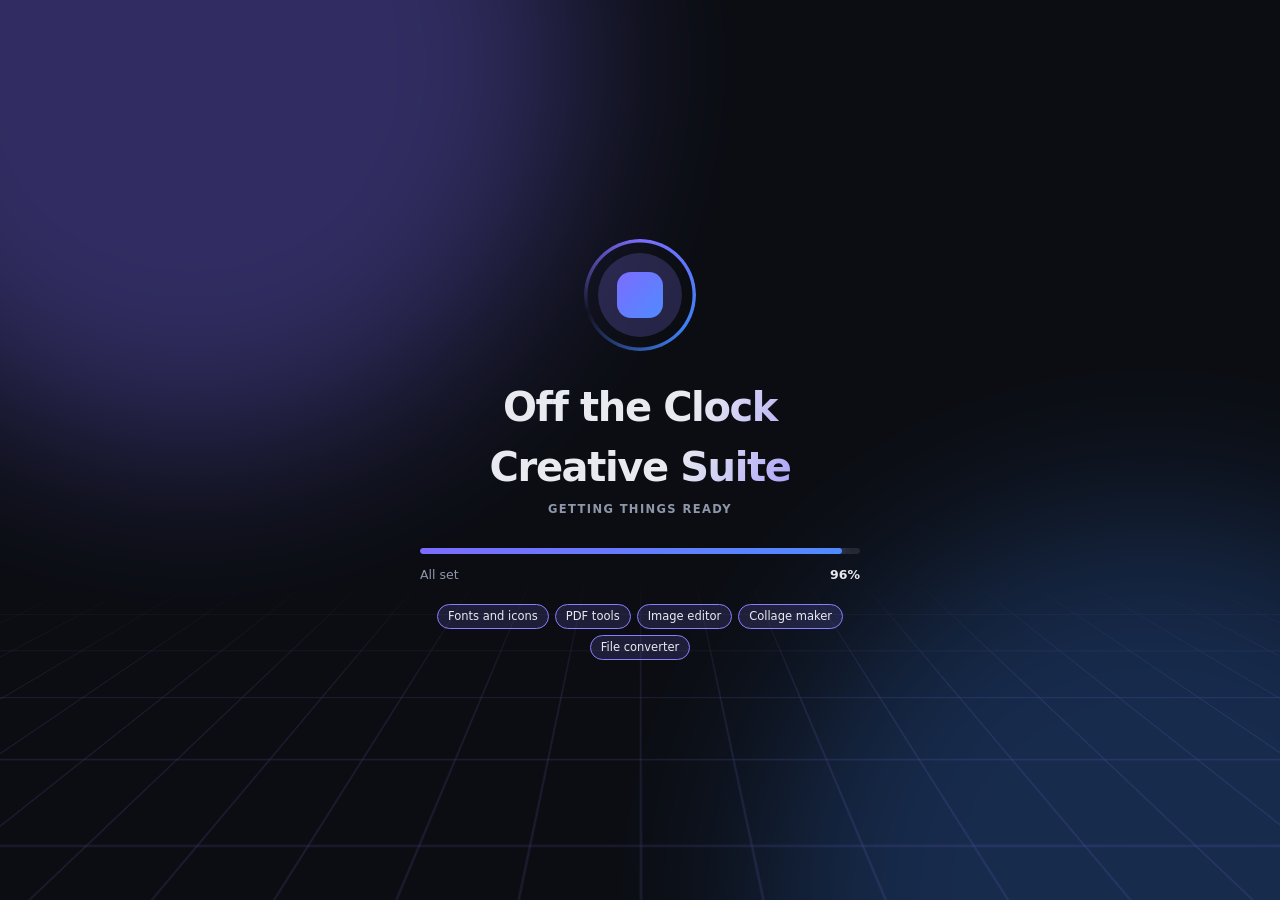
<file: index.html>
<!doctype html>
<html lang="en">
<head>
  <meta charset="utf-8">
  <!-- Privacy: nothing may be loaded from or sent to the internet; everything ships with the app. -->
  <meta http-equiv="Content-Security-Policy" content="default-src 'none'; script-src 'self' blob:; worker-src 'self' blob:; style-src 'self' 'unsafe-inline'; img-src 'self' data: blob:; font-src 'self' data: blob:; connect-src 'self' data: blob:; media-src 'self' data: blob:; object-src 'none'; frame-src 'none'; base-uri 'none'; form-action 'none'">
  <meta name="referrer" content="no-referrer">
  <meta name="viewport" content="width=device-width, initial-scale=1">
  <title>Off the Clock Creative Suite</title>
  <meta name="description" content="Combine PDFs, edit images and convert files right in your browser. Nothing is uploaded.">
  <!-- brand-favicon -->
  <script src="js/theme.js"></script>
  <link rel="stylesheet" href="css/styles.css">
  <!-- brand-head -->
  <script src="js/splash.js"></script>
</head>
<body class="home-page">
  <main class="home">
    <header class="home-head">
      <!-- brand-logo-large -->
      <h1>Off the Clock Creative Suite</h1>
      <p>Private creative and file tools that run in your browser. What would you like to do?</p>
    </header>

    <nav class="home-cards" aria-label="Tools">
      <a class="home-card" href="pdf.html">
        <span class="home-icon" aria-hidden="true">
          <svg viewBox="0 0 24 24"><path d="M8 3h7l4 4v10a2 2 0 01-2 2H8a2 2 0 01-2-2V5a2 2 0 012-2z"/><path d="M15 3v4h4"/><path d="M3 8v11a2 2 0 002 2h9"/><path d="M10 12h5M10 15h5"/></svg>
        </span>
        <span class="home-card-title">File combination</span>
        <span class="home-card-text">Merge PDFs and images into one PDF. Drag pages into order, rotate or remove them.</span>
        <span class="home-card-go">Combine files →</span>
      </a>
      <a class="home-card" href="sign.html">
        <span class="home-icon" aria-hidden="true">
          <svg viewBox="0 0 24 24"><path d="M7 3h7l4 4v6"/><path d="M14 3v4h4"/><path d="M6 3.5A1 1 0 017 3M6 4v16a1 1 0 001 1h5"/><path d="M13 19c1.5-.6 2-3.5 3-3.5s-.4 3.5.6 3.5 1.4-1.6 2-1.6.3 1.1 1.4 1.1"/></svg>
        </span>
        <span class="home-card-title">Fill &amp; sign PDF</span>
        <span class="home-card-text">Fill in PDF forms, find blank fields automatically, and sign with a drawn, typed or uploaded signature.</span>
        <span class="home-card-go">Fill &amp; sign →</span>
      </a>
      <a class="home-card" href="editor.html">
        <span class="home-icon" aria-hidden="true">
          <svg viewBox="0 0 24 24"><rect x="3" y="4" width="18" height="16" rx="2"/><path d="M3 16l5-5 4 4 3-3 6 6"/><circle cx="15.5" cy="8.5" r="1.5"/><path d="M19 2l3 3-6 6h-3v-3z"/></svg>
        </span>
        <span class="home-card-title">Edit image</span>
        <span class="home-card-text">Layers, filters, text, shapes, painting, selections and object removal.</span>
        <span class="home-card-go">Open editor →</span>
      </a>
      <a class="home-card" href="collage.html">
        <span class="home-icon" aria-hidden="true">
          <svg viewBox="0 0 24 24"><rect x="3" y="3" width="10" height="11" rx="1.5"/><rect x="15" y="3" width="6" height="5" rx="1.5"/><rect x="15" y="10" width="6" height="11" rx="1.5"/><rect x="3" y="16" width="10" height="5" rx="1.5"/></svg>
        </span>
        <span class="home-card-title">Collage maker</span>
        <span class="home-card-text">Photo grids and layouts with spacing, borders and rounded corners, sized for social media or print.</span>
        <span class="home-card-go">Make a collage →</span>
      </a>
      <a class="home-card" href="converter.html">
        <span class="home-icon" aria-hidden="true">
          <svg viewBox="0 0 24 24"><path d="M4 7h12l-3-3M20 17H8l3 3"/><rect x="2" y="9" width="7" height="6" rx="1"/><rect x="15" y="9" width="7" height="6" rx="1"/></svg>
        </span>
        <span class="home-card-title">File converter</span>
        <span class="home-card-text">Convert JPEG, PNG, WebP, TIFF, EPS, PDF, SVG and more. View details and resize.</span>
        <span class="home-card-go">Convert files →</span>
      </a>
    </nav>

    <p class="home-note">Runs entirely in your browser. Your files are never uploaded, and it works offline.<!-- brand-home-link --></p>
  </main>
  <script src="js/theme-toggle.js"></script>
  <script src="js/dock.js"></script>
</body>
</html>
</file>
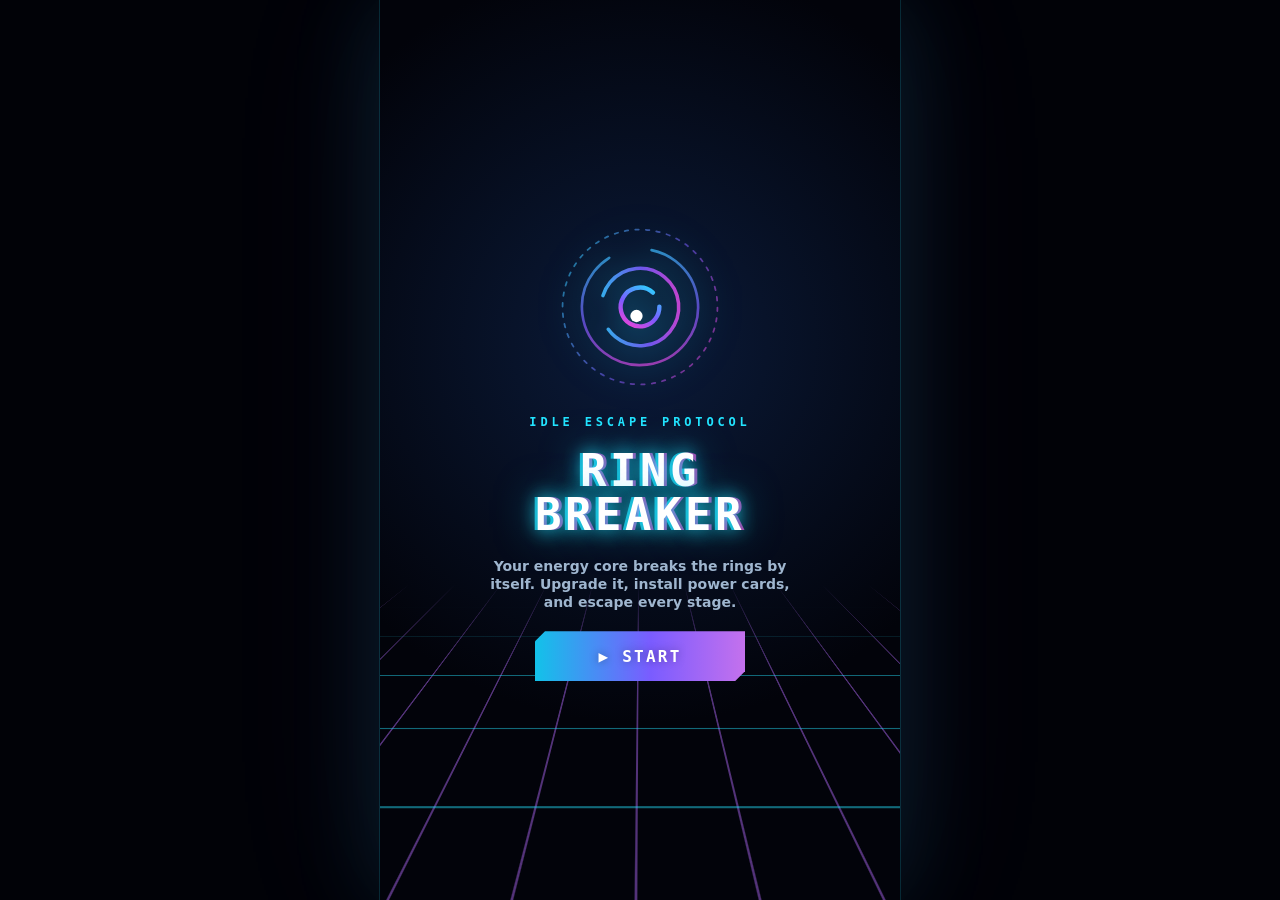
<file: games/ring-breaker/index.html>
<!doctype html>
<html lang="en">
<head>
  <meta charset="utf-8">
  <!-- Nothing is loaded from or sent to the internet: the whole game runs on this device. -->
  <meta http-equiv="Content-Security-Policy" content="default-src 'none'; script-src 'self'; style-src 'self' 'unsafe-inline'; img-src 'self' data:; connect-src 'none'; media-src 'none'; object-src 'none'; frame-src 'none'; base-uri 'none'; form-action 'none'">
  <meta name="referrer" content="no-referrer">
  <meta name="viewport" content="width=device-width, initial-scale=1, maximum-scale=1, user-scalable=no, viewport-fit=cover">
  <meta name="theme-color" content="#000000">
  <title>Ring Breaker</title>
  <style>
    :root {
      --neon: #22e4ff;
      --neon-2: #b46bff;
      --pink: #ff3fd1;
      --acid: #b6ff3b;
      --gold: #ffd43b;
      --gold-2: #f08c00;
      --glass: rgba(10, 16, 32, 0.72);
      --glass-2: rgba(16, 24, 46, 0.86);
      --line: rgba(34, 228, 255, 0.28);
      --text: #e8f6ff;
      --muted: #7f93ad;
      --common: #9fb3c8;
      --rare: #3fa9ff;
      --epic: #b46bff;
      --legendary: #ffd43b;
      --mono: "SF Mono", "Cascadia Mono", "Roboto Mono", "JetBrains Mono", Consolas, ui-monospace, monospace;
    }
    * { box-sizing: border-box; -webkit-tap-highlight-color: transparent; }
    html, body { margin: 0; height: 100%; background: #010207; color: var(--text); overflow: hidden; overscroll-behavior: none; }
    body { font: 600 15px/1.3 "Segoe UI", system-ui, -apple-system, Roboto, sans-serif; -webkit-user-select: none; user-select: none; touch-action: manipulation; }
    button { font: inherit; color: inherit; cursor: pointer; }
    .mono, .stat b, #pct, #lvl, #dps, .up .val, .up .buy b, .offer .tag, .slot b, .toast { font-family: var(--mono); }

    #app { position: relative; margin: 0 auto; width: 100%; max-width: 520px; height: 100vh; height: 100dvh; overflow: hidden; --glow: #1c1440;
      /* painted once, not every frame: scanlines, hex grid, vignette and the glow behind the rings */
      background:
        repeating-linear-gradient(to bottom, rgba(140, 220, 255, 0.03) 0 1px, transparent 1px 3px),
        radial-gradient(ellipse at 50% 38%, transparent 50%, rgba(0, 0, 0, 0.6) 100%),
        url("data:image/svg+xml,%3Csvg xmlns='http://www.w3.org/2000/svg' width='84' height='72.75' viewBox='0 0 84 72.75'%3E%3Cg fill='none' stroke='%2350c8ff' stroke-opacity='.07'%3E%3Cpath d='M21 -12.1l21 12.1v24.2l-21 12.1-21-12.1V0z'/%3E%3Cpath d='M63 -12.1l21 12.1v24.2l-21 12.1-21-12.1V0z'/%3E%3Cpath d='M42 24.2l21 12.1v24.2l-21 12.1-21-12.1V36.3z'/%3E%3Cpath d='M0 24.2l21 12.1v24.2L0 72.6l-21-12.1V36.3z'/%3E%3Cpath d='M84 24.2l21 12.1v24.2l-21 12.1-21-12.1V36.3z'/%3E%3C/g%3E%3C/svg%3E"),
        radial-gradient(circle at 50% 38%, var(--glow) 0%, #04060f 45%, #010207 100%); }
    @media (min-width: 560px) { #app { box-shadow: 0 0 0 1px rgba(34, 228, 255, 0.15), 0 0 90px rgba(34, 228, 255, 0.12), 0 0 160px rgba(180, 107, 255, 0.08); } }
    #stage { position: absolute; inset: 0; width: 100%; height: 100%; display: block; }

    /* corner brackets: a futuristic frame for panels and cards */
    .frame { position: relative; }
    .frame::before { content: ""; position: absolute; inset: -1px; pointer-events: none; --c: var(--neon); --k: 12px; --w: 2px;
      background:
        linear-gradient(var(--c), var(--c)) top left / var(--k) var(--w), linear-gradient(var(--c), var(--c)) top left / var(--w) var(--k),
        linear-gradient(var(--c), var(--c)) top right / var(--k) var(--w), linear-gradient(var(--c), var(--c)) top right / var(--w) var(--k),
        linear-gradient(var(--c), var(--c)) bottom left / var(--k) var(--w), linear-gradient(var(--c), var(--c)) bottom left / var(--w) var(--k),
        linear-gradient(var(--c), var(--c)) bottom right / var(--k) var(--w), linear-gradient(var(--c), var(--c)) bottom right / var(--w) var(--k);
      background-repeat: no-repeat; }

    /* ---- top bar ---- */
    #hud { position: absolute; left: 0; right: 0; top: 0; padding: calc(env(safe-area-inset-top) + 12px) 14px 0; pointer-events: none; }
    #xp { position: relative; height: 5px; background: rgba(34, 228, 255, 0.12); overflow: hidden; clip-path: polygon(4px 0, 100% 0, calc(100% - 4px) 100%, 0 100%); }
    #xp i { display: block; height: 100%; width: 0; background: linear-gradient(90deg, var(--neon), var(--neon-2), var(--pink)); box-shadow: 0 0 12px var(--neon); transition: width 0.25s; }
    #xp::after { content: ""; position: absolute; inset: 0; background: repeating-linear-gradient(90deg, transparent 0 18px, rgba(2, 3, 10, 0.9) 18px 20px); }
    .hud-row { display: flex; justify-content: space-between; align-items: flex-start; margin-top: 12px; }
    .stats { display: grid; gap: 3px; }
    .stat { display: flex; align-items: center; gap: 8px; font-size: 20px; font-weight: 800; text-shadow: 0 0 10px rgba(34, 228, 255, 0.45), 0 2px 6px #000; }
    .stat svg { width: 22px; height: 22px; flex: none; fill: none; stroke: var(--neon); stroke-width: 1.8; stroke-linecap: round; stroke-linejoin: round; filter: drop-shadow(0 0 4px var(--neon)); }
    .stat.gem svg { stroke: var(--neon-2); filter: drop-shadow(0 0 4px var(--neon-2)); }
    .stat.cash b { color: #d9fff0; }
    .stat.keys { font-size: 15px; color: #b8c7da; }
    .stat.keys svg { width: 18px; height: 18px; stroke: var(--gold); filter: drop-shadow(0 0 4px var(--gold)); }
    .center { text-align: center; padding-top: 1px; }
    .center small { display: block; font: 700 11px/1.2 var(--mono); letter-spacing: 0.22em; text-transform: uppercase; color: #a9c4dd; }
    .center small b { color: var(--neon); text-shadow: 0 0 8px var(--neon); }
    #pct { display: block; margin-top: 2px; font-size: 24px; font-weight: 800; color: var(--pink); text-shadow: 0 0 12px var(--pink); line-height: 1.1; }
    .right { display: flex; flex-direction: column; align-items: flex-end; gap: 8px; pointer-events: auto; }
    #lvl { cursor: default; padding: 3px 8px; font-size: 12px; font-weight: 800; letter-spacing: 0.14em; color: var(--neon); border: 1px solid var(--line); background: rgba(34, 228, 255, 0.07); clip-path: polygon(6px 0, 100% 0, 100% calc(100% - 6px), calc(100% - 6px) 100%, 0 100%, 0 6px); }
    #menuBtn { width: 44px; height: 40px; display: grid; place-items: center; border: 1px solid var(--line); background: var(--glass); clip-path: polygon(8px 0, 100% 0, 100% calc(100% - 8px), calc(100% - 8px) 100%, 0 100%, 0 8px); }
    #menuBtn span, #menuBtn span::before, #menuBtn span::after { display: block; width: 20px; height: 2px; background: var(--neon); box-shadow: 0 0 6px var(--neon); content: ""; position: relative; }
    #menuBtn span::before { position: absolute; top: -7px; width: 14px; }
    #menuBtn span::after { position: absolute; top: 7px; width: 17px; }

    #tip { white-space: pre-line; position: absolute; left: 18px; right: 18px; top: 24%; padding: 10px 12px; text-align: center; color: var(--neon); font: 600 13.5px/1.45 var(--mono); background: rgba(4, 12, 24, 0.7); border: 1px solid var(--line); pointer-events: none; opacity: 0; transition: opacity 0.5s; text-shadow: 0 0 8px rgba(34, 228, 255, 0.5); }
    #tip.show { opacity: 1; }
    /* red glow at the screen edges when the ring is about to reach the core */
    #danger { position: absolute; inset: 0; pointer-events: none; opacity: 0; transition: opacity 0.12s;
      background: radial-gradient(ellipse at 50% 42%, transparent 48%, rgba(255, 30, 70, 0.55) 100%); animation: alarm 0.5s ease-in-out infinite alternate; }
    @keyframes alarm { from { filter: none; } to { filter: none; transform: scale(1.01); } }
    #devBtn { padding: 4px 8px; border: 1px solid var(--pink); background: rgba(255, 63, 209, 0.12); color: var(--pink); font: 800 11px var(--mono); letter-spacing: 0.14em; }
    .dev-grid { display: grid; grid-template-columns: repeat(3, 1fr); gap: 8px; margin: 6px 0 14px; }
    .dev-grid .btn { min-height: 38px; font-size: 11px; letter-spacing: 0.06em; padding: 4px; }
    .dev-grid .btn.on { background: rgba(255, 63, 209, 0.2); box-shadow: inset 0 0 0 1px var(--pink); color: var(--pink); }
    .dev-h { font: 800 11px var(--mono); letter-spacing: 0.18em; text-transform: uppercase; color: var(--pink); margin: 4px 0 0; }
    #fps { position: absolute; right: 14px; top: 118px; font: 700 11px var(--mono); color: var(--acid); pointer-events: none; text-shadow: 0 0 6px #000; }
    #buffs { position: absolute; left: 14px; top: 120px; display: flex; flex-direction: column; gap: 4px; pointer-events: none; }

    /* ---- bottom ---- */
    #bottom { position: absolute; left: 0; right: 0; bottom: 0; padding: 0 12px calc(env(safe-area-inset-bottom) + 12px); }
    #dps { display: inline-flex; align-items: center; gap: 8px; padding: 6px 12px; background: var(--glass); border: 1px solid var(--line); font-size: 16px; font-weight: 700; color: var(--acid); text-shadow: 0 0 8px rgba(182, 255, 59, 0.5); clip-path: polygon(8px 0, 100% 0, 100% calc(100% - 8px), calc(100% - 8px) 100%, 0 100%, 0 8px); }
    #dps::before { content: ""; width: 7px; height: 7px; border-radius: 50%; background: var(--acid); box-shadow: 0 0 8px var(--acid); animation: blink 1.6s infinite; }
    @keyframes blink { 50% { opacity: 0.25; } }
    #slots { display: flex; gap: 8px; margin: 10px 0 12px; }
    .slot { position: relative; width: 48px; height: 48px; border: 1px solid rgba(127, 147, 173, 0.35); background: var(--glass); display: grid; place-items: center; padding: 0; clip-path: polygon(10px 0, 100% 0, 100% calc(100% - 10px), calc(100% - 10px) 100%, 0 100%, 0 10px); }
    .slot.empty { opacity: 0.4; }
    .slot svg { width: 26px; height: 26px; }
    .slot b { position: absolute; right: 4px; bottom: 2px; font-size: 10px; font-weight: 800; color: #fff; text-shadow: 0 0 4px #000; }
    .slot.common { border-color: var(--common); box-shadow: inset 0 0 12px rgba(159, 179, 200, 0.18); }
    .slot.rare { border-color: var(--rare); box-shadow: inset 0 0 14px rgba(63, 169, 255, 0.35); }
    .slot.epic { border-color: var(--epic); box-shadow: inset 0 0 14px rgba(180, 107, 255, 0.4); }
    .slot.legendary { border-color: var(--legendary); box-shadow: inset 0 0 16px rgba(255, 212, 59, 0.45); }
    #slotInfo { min-height: 18px; margin: -6px 0 8px; font: 600 12px/1.35 var(--mono); color: var(--neon); }

    #cards { display: flex; gap: 10px; overflow-x: auto; padding: 4px 2px 2px; scrollbar-width: none; scroll-snap-type: x proximity; }
    #cards::-webkit-scrollbar { display: none; }
    .up { flex: 0 0 132px; scroll-snap-align: start; border: 1px solid var(--line); background: linear-gradient(180deg, rgba(20, 34, 64, 0.85), rgba(6, 10, 22, 0.92)); text-align: center; }
    .up h3 { margin: 10px 0 0; font: 800 11.5px/1.2 var(--mono); letter-spacing: 0.16em; text-transform: uppercase; color: #cfe9ff; }
    .up .lv { margin-top: 2px; font: 600 11px var(--mono); letter-spacing: 0.08em; color: var(--muted); }
    .up .val { margin: 8px 0 8px; font-size: 32px; font-weight: 800; line-height: 1; color: #fff; text-shadow: 0 0 14px rgba(34, 228, 255, 0.55); }
    .up .bar { position: relative; height: 4px; margin: 0 12px 2px; background: rgba(34, 228, 255, 0.12); }
    .up .bar i { position: absolute; left: 0; top: 0; bottom: 0; background: linear-gradient(90deg, var(--neon), var(--neon-2)); box-shadow: 0 0 8px var(--neon); }
    .up .bar em { position: absolute; right: 0; top: -16px; font: normal 800 11px var(--mono); color: var(--neon-2); }
    .up .buy { display: flex; align-items: center; justify-content: center; gap: 6px; width: 100%; height: 40px; margin-top: 10px; border: 0; border-top: 1px solid var(--line); background: rgba(34, 228, 255, 0.06); font-size: 17px; font-weight: 800; color: #6f86a3; }
    .up .buy svg { width: 18px; height: 18px; fill: none; stroke: currentColor; stroke-width: 1.8; stroke-linecap: round; stroke-linejoin: round; }
    .up .buy { position: relative; }
    .up .buy.can { background: linear-gradient(90deg, #12c2e9, #7a5cff 55%, #c471ed); color: #fff; text-shadow: 0 0 6px rgba(0, 0, 0, 0.4); }
    .up .buy.can::after { content: ""; position: absolute; inset: 0; background: rgba(255, 255, 255, 0.2); pointer-events: none; animation: ready 1.8s ease-in-out infinite; }
    @keyframes ready { 0%, 100% { opacity: 0; } 50% { opacity: 1; } }
    .up.maxed .buy { color: var(--acid); background: rgba(182, 255, 59, 0.06); }

    /* ---- modals ---- */
    #modals { position: absolute; inset: 0; pointer-events: none; }
    .modal { position: absolute; inset: 0; display: flex; flex-direction: column; justify-content: flex-start; padding: 18px 14px; pointer-events: auto; overflow-y: auto; animation: fade 0.25s;
      background: repeating-linear-gradient(to bottom, rgba(34, 228, 255, 0.03) 0 1px, transparent 1px 4px), rgba(1, 3, 10, 0.9); }
    @keyframes fade { from { opacity: 0; } }
    .modal > :first-child { margin-top: auto; } .modal > :last-child { margin-bottom: auto; }
    .modal h2 { margin: 0 0 6px; text-align: center; font: 800 26px/1.15 var(--mono); letter-spacing: 0.14em; text-transform: uppercase; color: #fff; text-shadow: 0 0 16px var(--neon), 2px 0 0 rgba(255, 63, 209, 0.55), -2px 0 0 rgba(34, 228, 255, 0.55); animation: glitch 3.5s infinite; }
    @keyframes glitch { 0%, 92%, 100% { transform: none; } 93% { transform: translateX(2px) skewX(-6deg); } 95% { transform: translateX(-2px); } 97% { transform: translateX(1px) skewX(4deg); } }
    .modal .sub { text-align: center; color: var(--muted); margin: 0 0 14px; font: 600 13px var(--mono); }
    .offers { display: flex; gap: 10px; justify-content: center; margin: 26px 0 10px; }
    .offer { position: relative; flex: 1 1 0; max-width: 150px; min-height: 250px; padding: 12px 8px 12px; border: 1px solid rgba(159, 179, 200, 0.35); background: linear-gradient(180deg, rgba(20, 30, 56, 0.9), rgba(4, 7, 16, 0.95)); display: flex; flex-direction: column; align-items: center; text-align: center; animation: rise 0.45s both; }
    .offer::before { --c: var(--common); }
    .offer:nth-child(2) { animation-delay: 0.07s; } .offer:nth-child(3) { animation-delay: 0.14s; }
    @keyframes rise { from { opacity: 0; transform: translateY(26px) scale(0.96); } }
    .offer.rare { border-color: rgba(63, 169, 255, 0.5); box-shadow: 0 0 26px rgba(63, 169, 255, 0.22), inset 0 0 30px rgba(63, 169, 255, 0.08); }
    .offer.rare::before { --c: var(--rare); }
    .offer.epic { border-color: rgba(180, 107, 255, 0.55); box-shadow: 0 0 28px rgba(180, 107, 255, 0.28), inset 0 0 30px rgba(180, 107, 255, 0.1); }
    .offer.epic::before { --c: var(--epic); }
    .offer.legendary { border-color: rgba(255, 212, 59, 0.6); box-shadow: 0 0 32px rgba(255, 212, 59, 0.32), inset 0 0 30px rgba(255, 212, 59, 0.1); }
    .offer.legendary::before { --c: var(--legendary); }
    .offer .tag { position: absolute; top: -24px; left: 50%; transform: translateX(-50%); padding: 2px 9px; font-size: 12px; font-weight: 800; letter-spacing: 0.14em; text-transform: uppercase; color: #02030a; background: var(--neon); box-shadow: 0 0 14px var(--neon); white-space: nowrap; }
    .offer .tag.up2 { background: var(--acid); box-shadow: 0 0 14px var(--acid); }
    .offer h3 { margin: 4px 0 0; font: 800 15px/1.2 var(--mono); letter-spacing: 0.1em; text-transform: uppercase; }
    .offer .rar { font: 700 10px var(--mono); letter-spacing: 0.18em; text-transform: uppercase; color: var(--muted); }
    .offer.rare .rar { color: var(--rare); } .offer.epic .rar { color: var(--epic); } .offer.legendary .rar { color: var(--legendary); }
    .offer svg { width: 70px; height: 70px; margin: 12px 0; flex: none; }
    .offer p { margin: auto 0 0; font-size: 12.5px; line-height: 1.4; font-weight: 600; color: #cfe2f3; }
    .row { display: flex; gap: 12px; justify-content: center; align-items: flex-start; margin-top: 14px; }
    .col { display: flex; flex-direction: column; align-items: center; gap: 5px; flex: 1; max-width: 200px; font: 600 11.5px var(--mono); color: var(--muted); text-align: center; }
    .col span svg { width: 13px; height: 13px; vertical-align: -2px; fill: none; stroke: currentColor; stroke-width: 1.9; }
    .btn { position: relative; width: 100%; min-height: 50px; padding: 8px 14px; border: 0; background: rgba(34, 228, 255, 0.08); box-shadow: inset 0 0 0 1px var(--neon); font: 800 16px var(--mono); letter-spacing: 0.14em; text-transform: uppercase; color: var(--neon); text-shadow: 0 0 8px rgba(34, 228, 255, 0.6); display: flex; align-items: center; justify-content: center; gap: 8px; clip-path: polygon(10px 0, 100% 0, 100% calc(100% - 10px), calc(100% - 10px) 100%, 0 100%, 0 10px); }
    .btn:disabled { opacity: 0.35; cursor: default; }
    .btn.green { background: linear-gradient(90deg, #00c97b, #b6ff3b); box-shadow: none; color: #021208; text-shadow: none; }
    .btn.gold { background: linear-gradient(90deg, #12c2e9, #7a5cff 55%, #c471ed); box-shadow: none; color: #fff; text-shadow: 0 0 8px rgba(0, 0, 0, 0.35); }
    .btn.small { min-height: 38px; font-size: 12px; }
    .btn svg { width: 18px; height: 18px; fill: none; stroke: currentColor; stroke-width: 1.9; stroke-linecap: round; stroke-linejoin: round; }
    .hint { text-align: center; font: 600 12px var(--mono); color: #9fb6cf; margin: 8px 0 0; }
    .hint b { color: var(--neon-2); }

    .chests { display: flex; gap: 10px; justify-content: center; margin: 22px 0 14px; }
    .chest { display: flex; flex-direction: column; align-items: center; gap: 6px; flex: 1; max-width: 120px; padding: 14px 6px; border: 1px solid var(--line); background: var(--glass); font: 600 11px var(--mono); color: var(--muted); }
    .chest svg { width: 60px; height: 60px; filter: drop-shadow(0 0 10px rgba(255, 212, 59, 0.45)); }
    .chest.opened { border-color: var(--gold); color: #fff; background: rgba(40, 32, 6, 0.6); box-shadow: 0 0 24px rgba(255, 212, 59, 0.3); }
    .chest.opened .reward { display: block; margin-top: 4px; font-size: 15px; font-weight: 800; color: var(--gold); text-shadow: 0 0 10px var(--gold); }
    .chest:not(.opened):not(:disabled):hover { border-color: var(--neon); }

    .panel { background: var(--glass-2); border: 1px solid var(--line); padding: 14px; margin: 0 auto; width: 100%; max-width: 460px; }
    .tabs { display: flex; gap: 8px; margin-bottom: 12px; }
    .tabs button { flex: 1; padding: 9px; border: 1px solid rgba(127, 147, 173, 0.3); background: none; font: 800 12px var(--mono); letter-spacing: 0.12em; text-transform: uppercase; color: var(--muted); }
    .tabs button[aria-selected="true"] { border-color: var(--neon); color: var(--neon); background: rgba(34, 228, 255, 0.08); text-shadow: 0 0 8px var(--neon); }
    .shop { display: grid; grid-template-columns: repeat(2, 1fr); gap: 10px; }
    .item { display: flex; flex-direction: column; align-items: center; gap: 8px; padding: 12px 8px; border: 1px solid rgba(127, 147, 173, 0.25); background: rgba(4, 8, 18, 0.7); }
    .item.on { border-color: var(--neon); box-shadow: 0 0 18px rgba(34, 228, 255, 0.2); }
    .item .sw { width: 44px; height: 44px; border-radius: 50%; }
    .item b { font: 800 12px var(--mono); letter-spacing: 0.1em; text-transform: uppercase; }
    .set { display: flex; justify-content: space-between; align-items: center; padding: 11px 0; border-bottom: 1px solid rgba(127, 147, 173, 0.15); font-family: var(--mono); font-size: 13px; }
    .set:last-child { border: 0; }
    .toggle { width: 54px; height: 28px; border: 1px solid var(--line); background: rgba(127, 147, 173, 0.15); position: relative; }
    .toggle::after { content: ""; position: absolute; top: 3px; left: 3px; width: 20px; height: 20px; background: #7f93ad; transition: transform 0.15s; }
    .toggle[aria-pressed="true"] { background: rgba(34, 228, 255, 0.15); border-color: var(--neon); }
    .toggle[aria-pressed="true"]::after { transform: translateX(26px); background: var(--neon); box-shadow: 0 0 8px var(--neon); }
    .close { position: sticky; top: 0; align-self: flex-end; margin: 0 0 -42px !important; z-index: 2; flex: none; width: 42px; height: 42px; border: 1px solid var(--line); background: var(--glass); color: var(--neon); font-size: 22px; line-height: 1; clip-path: polygon(8px 0, 100% 0, 100% calc(100% - 8px), calc(100% - 8px) 100%, 0 100%, 0 8px); }
    .stat-line { display: flex; justify-content: space-between; padding: 8px 0; font: 600 13px var(--mono); color: #b9cbe0; border-bottom: 1px dashed rgba(127, 147, 173, 0.15); }
    .stat-line b { color: var(--neon); }
    .big-num { font: 800 38px var(--mono); color: var(--acid); text-shadow: 0 0 18px rgba(182, 255, 59, 0.6); }

    /* ---- start screen ---- */
    #start { position: absolute; inset: 0; z-index: 5; display: flex; flex-direction: column; align-items: center; justify-content: center; gap: 20px; text-align: center; padding: 24px; overflow: hidden;
      background: radial-gradient(circle at 50% 38%, #0b1b3a 0%, #02030a 62%); }
    #start .grid { position: absolute; left: -30%; right: -30%; bottom: -10%; height: 45%; transform: perspective(380px) rotateX(64deg); transform-origin: center top;
      background-image: linear-gradient(rgba(34, 228, 255, 0.45) 1px, transparent 1px), linear-gradient(90deg, rgba(180, 107, 255, 0.45) 1px, transparent 1px); background-size: 46px 46px;
      -webkit-mask-image: linear-gradient(to bottom, transparent, #000 35%); mask-image: linear-gradient(to bottom, transparent, #000 35%); animation: floor 3s linear infinite; }
    @keyframes floor { to { background-position: 0 46px, 0 0; } }
    #start > :not(.grid) { position: relative; }
    #start h1 { margin: 0; font: 800 44px/1 var(--mono); letter-spacing: 0.08em; color: #fff; text-shadow: 0 0 18px var(--neon), 0 0 40px rgba(34, 228, 255, 0.5), 3px 0 0 rgba(255, 63, 209, 0.7), -3px 0 0 rgba(34, 228, 255, 0.7); animation: glitch 2.8s infinite; }
    #start .tagline { font: 700 12px var(--mono); letter-spacing: 0.32em; text-transform: uppercase; color: var(--neon); }
    #start p { margin: 0; color: #9fb6cf; max-width: 310px; font-size: 14px; }
    #start .btn { width: auto; min-width: 210px; }
    #logoRings { width: 176px; height: 176px; filter: drop-shadow(0 0 14px rgba(34, 228, 255, 0.55)); }
    .toast { position: absolute; left: 50%; top: 20%; transform: translateX(-50%); padding: 8px 16px; background: var(--neon); color: #02030a; font-weight: 800; letter-spacing: 0.1em; text-transform: uppercase; z-index: 9; pointer-events: none; animation: toast 2.2s both; white-space: nowrap; box-shadow: 0 0 20px var(--neon); clip-path: polygon(8px 0, 100% 0, 100% calc(100% - 8px), calc(100% - 8px) 100%, 0 100%, 0 8px); }
    @keyframes toast { 0% { opacity: 0; transform: translate(-50%, 10px); } 12%, 80% { opacity: 1; transform: translate(-50%, 0); } 100% { opacity: 0; } }
    @media (prefers-reduced-motion: reduce) { * { animation-duration: 0.01ms !important; } }
    @media (max-height: 700px) { .up .val { font-size: 26px; margin: 4px 0; } .up .buy { height: 34px; font-size: 15px; margin-top: 6px; } .offer { min-height: 220px; } .offer svg { width: 56px; height: 56px; } }
  </style>
</head>
<body>
  <div id="app">
    <canvas id="stage" aria-label="Game"></canvas>

    <header id="hud">
      <div id="xp"><i id="xpFill"></i></div>
      <div class="hud-row">
        <div class="stats">
          <div class="stat cash"><svg viewBox="0 0 24 24" aria-hidden="true"><path d="M9 3h6l-1.4 3h-3.2zM8.5 6.5C5.5 9 4 12 4 15a5 5 0 005 5h6a5 5 0 005-5c0-3-1.500-6-4.500-8.500M12 10v7M14 11.500h-3a1.300 1.300 0 000 2.600h2a1.300 1.300 0 010 2.600h-3"/></svg><b id="cash">0</b></div>
          <div class="stat gem"><svg viewBox="0 0 24 24" aria-hidden="true"><path d="M12 3l8 9-8 9-8-9zM4 12h16M9 3.500L12 12l3-8.500"/></svg><b id="gems">0</b></div>
          <div class="stat keys"><svg viewBox="0 0 24 24" aria-hidden="true"><circle cx="8" cy="8" r="4"/><path d="M11 11l9 9M16 16l2.500-2.500M19 19l2-2"/></svg><span>x<b id="keys">0</b></span></div>
        </div>
        <div class="center"><small>Stage <b id="stageNo">1</b> // progress</small><b id="pct">0%</b></div>
        <div class="right"><span id="lvl">LVL 1</span><button id="menuBtn" aria-label="Menu"><span></span></button><button id="devBtn" hidden>DEV</button></div>
      </div>
    </header>

    <div id="tip"></div>
    <div id="danger" aria-hidden="true"></div>
    <div id="buffs"></div>
    <div id="fps" hidden></div>

    <section id="bottom">
      <div id="dps">DPS: 0</div>
      <div id="slots" aria-label="Your upgrade cards"></div>
      <div id="slotInfo"></div>
      <div id="cards"></div>
    </section>

    <div id="modals"></div>

    <div id="start">
      <div class="grid" aria-hidden="true"></div>
      <svg id="logoRings" viewBox="-100 -100 200 200" aria-hidden="true">
        <defs><linearGradient id="g" x1="0" y1="0" x2="1" y2="1"><stop offset="0" stop-color="#22e4ff"/><stop offset=".55" stop-color="#7a5cff"/><stop offset="1" stop-color="#ff3fd1"/></linearGradient></defs>
        <g fill="none" stroke="url(#g)" stroke-linecap="round">
          <circle r="22" stroke-width="5" stroke-dasharray="90 18"><animateTransform attributeName="transform" type="rotate" from="0" to="360" dur="6s" repeatCount="indefinite"/></circle>
          <circle r="44" stroke-width="4" stroke-dasharray="150 40" opacity=".9"><animateTransform attributeName="transform" type="rotate" from="360" to="0" dur="9s" repeatCount="indefinite"/></circle>
          <circle r="66" stroke-width="3" stroke-dasharray="230 50" opacity=".7"><animateTransform attributeName="transform" type="rotate" from="0" to="360" dur="12s" repeatCount="indefinite"/></circle>
          <circle r="88" stroke-width="2" stroke-dasharray="4 8" opacity=".55"><animateTransform attributeName="transform" type="rotate" from="360" to="0" dur="30s" repeatCount="indefinite"/></circle>
        </g>
        <circle r="7" fill="#fff"><animate attributeName="cx" values="-12;10;-6;12;-12" dur="2.4s" repeatCount="indefinite"/><animate attributeName="cy" values="6;-10;12;-4;6" dur="2.4s" repeatCount="indefinite"/></circle>
      </svg>
      <div class="tagline">Idle escape protocol</div>
      <h1>RING<br>BREAKER</h1>
      <p>Your energy core breaks the rings by itself. Upgrade it, install power cards, and escape every stage.</p>
      <button class="btn gold" id="playBtn">▶ Start</button>
    </div>
  </div>

  <script src="core.js"></script>
  <script src="game.js"></script>
</body>
</html>
</file>
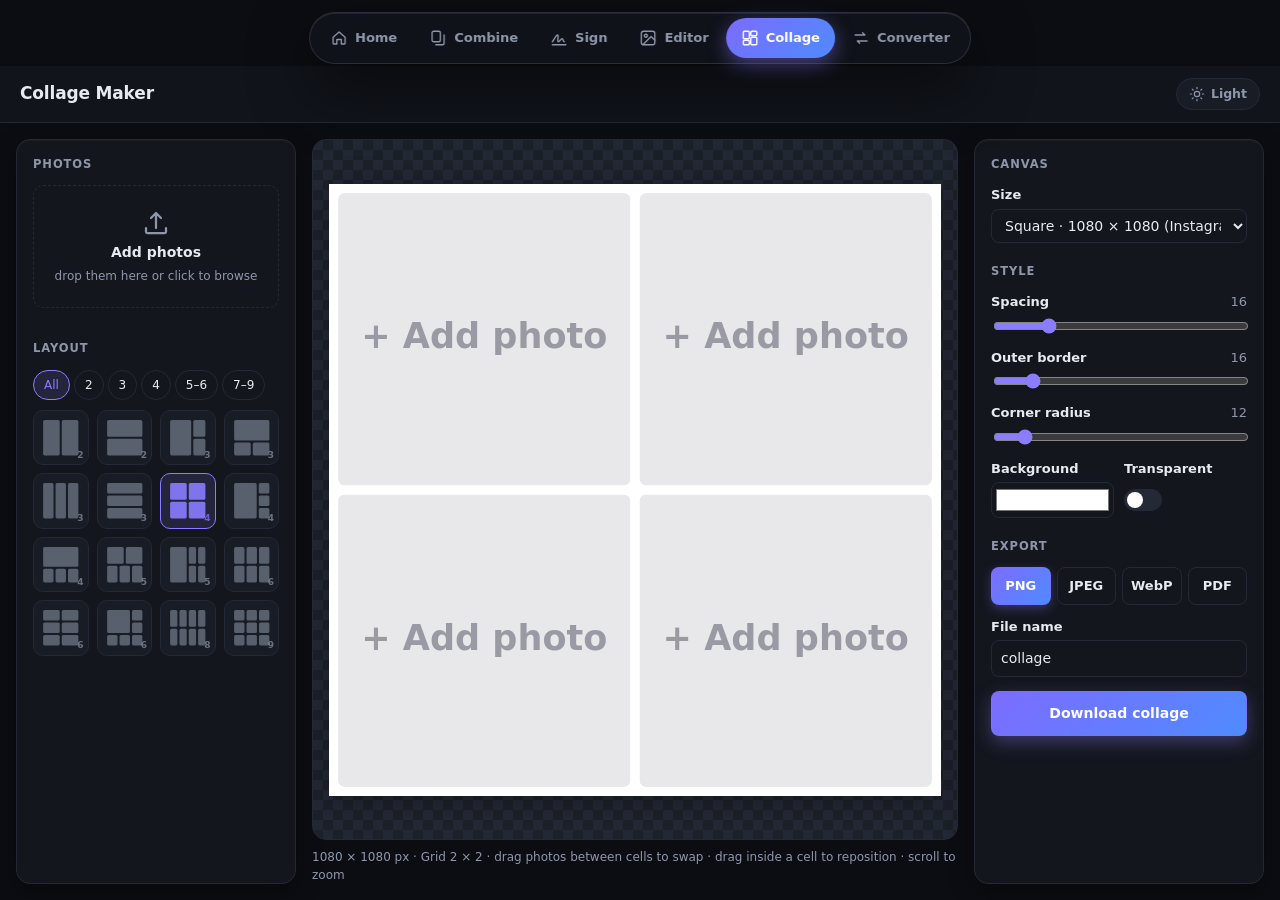
<file: collage.html>
<!doctype html>
<html lang="en">
<head>
  <meta charset="utf-8">
  <!-- Privacy: nothing may be loaded from or sent to the internet; everything ships with the app. -->
  <meta http-equiv="Content-Security-Policy" content="default-src 'none'; script-src 'self' blob:; worker-src 'self' blob:; style-src 'self' 'unsafe-inline'; img-src 'self' data: blob:; font-src 'self' data: blob:; connect-src 'self' data: blob:; media-src 'self' data: blob:; object-src 'none'; frame-src 'none'; base-uri 'none'; form-action 'none'">
  <meta name="referrer" content="no-referrer">
  <meta name="viewport" content="width=device-width, initial-scale=1">
  <title>Collage Maker · Off the Clock Creative Suite</title>
  <meta name="description" content="Make photo collages and grids with adjustable spacing, borders and rounded corners, right in your browser. Nothing is uploaded.">
  <!-- brand-favicon -->
  <script src="js/theme.js"></script>
  <link rel="stylesheet" href="css/styles.css">
  <!-- brand-head -->
  <link rel="stylesheet" href="css/collage.css">
</head>
<body class="collage-page">
  <header class="topbar">
    <div class="brand">
      <!-- brand-logo -->
      <div>
        <h1>Collage Maker</h1>
        <nav class="appnav" aria-label="Off the Clock Creative Suite">
          <a href="index.html">Home</a>
          <a href="pdf.html">Combine</a>
          <a href="sign.html">Sign</a>
          <a href="editor.html">Editor</a>
          <a href="collage.html" aria-current="page">Collage</a>
          <a href="converter.html">Converter</a>
          <!-- brand-nav -->
        </nav>
      </div>
    </div>
  </header>

  <main class="collage-layout">
    <!-- Photos & layouts -->
    <aside class="panel collage-side" aria-label="Photos and layouts">
      <h2>Photos</h2>
      <label class="dropzone" id="dropzone" tabindex="0">
        <input type="file" id="file-input" multiple accept="image/*">
        <svg viewBox="0 0 24 24" width="30" height="30" aria-hidden="true"><path d="M12 16V4m0 0l-4 4m4-4l4 4M4 16v3a1 1 0 001 1h14a1 1 0 001-1v-3" fill="none" stroke="currentColor" stroke-width="1.8" stroke-linecap="round" stroke-linejoin="round"/></svg>
        <strong>Add photos</strong>
        <span>drop them here or click to browse</span>
      </label>
      <div class="photo-strip" id="photo-strip" aria-label="Added photos"></div>
      <div class="row gap" id="photo-actions" hidden>
        <button type="button" class="btn small ghost" id="shuffle">Shuffle</button>
        <button type="button" class="btn small ghost" id="clear-photos">Remove all</button>
      </div>

      <h2 class="section-title">Layout</h2>
      <div class="layout-filter" role="group" aria-label="Number of photos">
        <button type="button" class="chip" data-count="all" aria-pressed="true">All</button>
        <button type="button" class="chip" data-count="2" aria-pressed="false">2</button>
        <button type="button" class="chip" data-count="3" aria-pressed="false">3</button>
        <button type="button" class="chip" data-count="4" aria-pressed="false">4</button>
        <button type="button" class="chip" data-count="5" aria-pressed="false">5–6</button>
        <button type="button" class="chip" data-count="9" aria-pressed="false">7–9</button>
      </div>
      <div class="layout-grid" id="layout-grid" role="radiogroup" aria-label="Layouts"></div>
    </aside>

    <!-- Canvas -->
    <section class="collage-stage-wrap" aria-label="Collage preview">
      <div class="collage-stage" id="stage">
        <canvas id="collage" aria-label="Collage preview"></canvas>
      </div>
      <p class="stage-caption" id="caption">Drag photos between cells to swap them · drag inside a cell to reposition · scroll or use the slider to zoom</p>
    </section>

    <!-- Settings -->
    <aside class="panel collage-side" aria-label="Collage settings">
      <h2>Canvas</h2>
      <div class="field">
        <label for="size-preset">Size</label>
        <select id="size-preset">
          <option value="1080x1080">Square · 1080 × 1080 (Instagram post)</option>
          <option value="1080x1350">Portrait · 1080 × 1350 (Instagram 4:5)</option>
          <option value="1080x1920">Story · 1080 × 1920 (Stories, Reels, TikTok)</option>
          <option value="1920x1080">Landscape · 1920 × 1080 (HD, YouTube)</option>
          <option value="1500x500">Banner · 1500 × 500 (X / Twitter header)</option>
          <option value="2480x3508">A4 print · 2480 × 3508 (300 dpi)</option>
          <option value="3600x2400">Photo print 6 × 4 in · 3600 × 2400 (600 dpi)</option>
          <option value="custom">Custom…</option>
        </select>
      </div>
      <div class="field-row" id="custom-size" hidden>
        <div class="field"><label for="custom-w">Width</label><input type="number" id="custom-w" min="100" max="8000" value="2000"></div>
        <div class="field"><label for="custom-h">Height</label><input type="number" id="custom-h" min="100" max="8000" value="2000"></div>
      </div>

      <h2 class="section-title">Style</h2>
      <div class="field">
        <label for="gap">Spacing <output id="gap-out">16</output></label>
        <input type="range" id="gap" min="0" max="80" value="16">
      </div>
      <div class="field">
        <label for="border">Outer border <output id="border-out">16</output></label>
        <input type="range" id="border" min="0" max="120" value="16">
      </div>
      <div class="field">
        <label for="radius">Corner radius <output id="radius-out">12</output></label>
        <input type="range" id="radius" min="0" max="120" value="12">
      </div>
      <div class="field-row">
        <div class="field">
          <label for="bg">Background</label>
          <input type="color" id="bg" value="#ffffff">
        </div>
        <div class="field">
          <label for="bg-none">Transparent</label>
          <label class="switch"><input type="checkbox" id="bg-none"><span></span></label>
        </div>
      </div>

      <div id="cell-panel" hidden>
        <h2 class="section-title">Selected photo</h2>
        <div class="field">
          <label for="zoom">Zoom <output id="zoom-out">100%</output></label>
          <input type="range" id="zoom" min="100" max="400" value="100">
        </div>
        <div class="chips">
          <button type="button" class="chip" id="cell-center">Re-centre</button>
          <button type="button" class="chip" id="cell-replace">Replace photo</button>
          <button type="button" class="chip" id="cell-clear">Empty cell</button>
        </div>
        <input type="file" id="cell-input" accept="image/*" hidden>
      </div>

      <h2 class="section-title">Export</h2>
      <div class="format-grid compact" id="formats" role="radiogroup" aria-label="Format"></div>
      <div class="field" id="quality-field">
        <label for="quality">Quality <output id="quality-out">92</output></label>
        <input type="range" id="quality" min="40" max="100" value="92">
      </div>
      <div class="field">
        <label for="out-name">File name</label>
        <input type="text" id="out-name" value="collage">
      </div>
      <button type="button" class="btn primary export-btn" id="export">Download collage</button>
      <p class="status" id="status" role="status" aria-live="polite"></p>
    </aside>
  </main>

  <div class="toast" id="toast" role="status" aria-live="polite" hidden></div>

  <script src="js/encoders.js"></script>
  <script src="js/theme-toggle.js"></script>
  <script src="js/dock.js"></script>
  <script src="js/collage.js"></script>
</body>
</html>
</file>
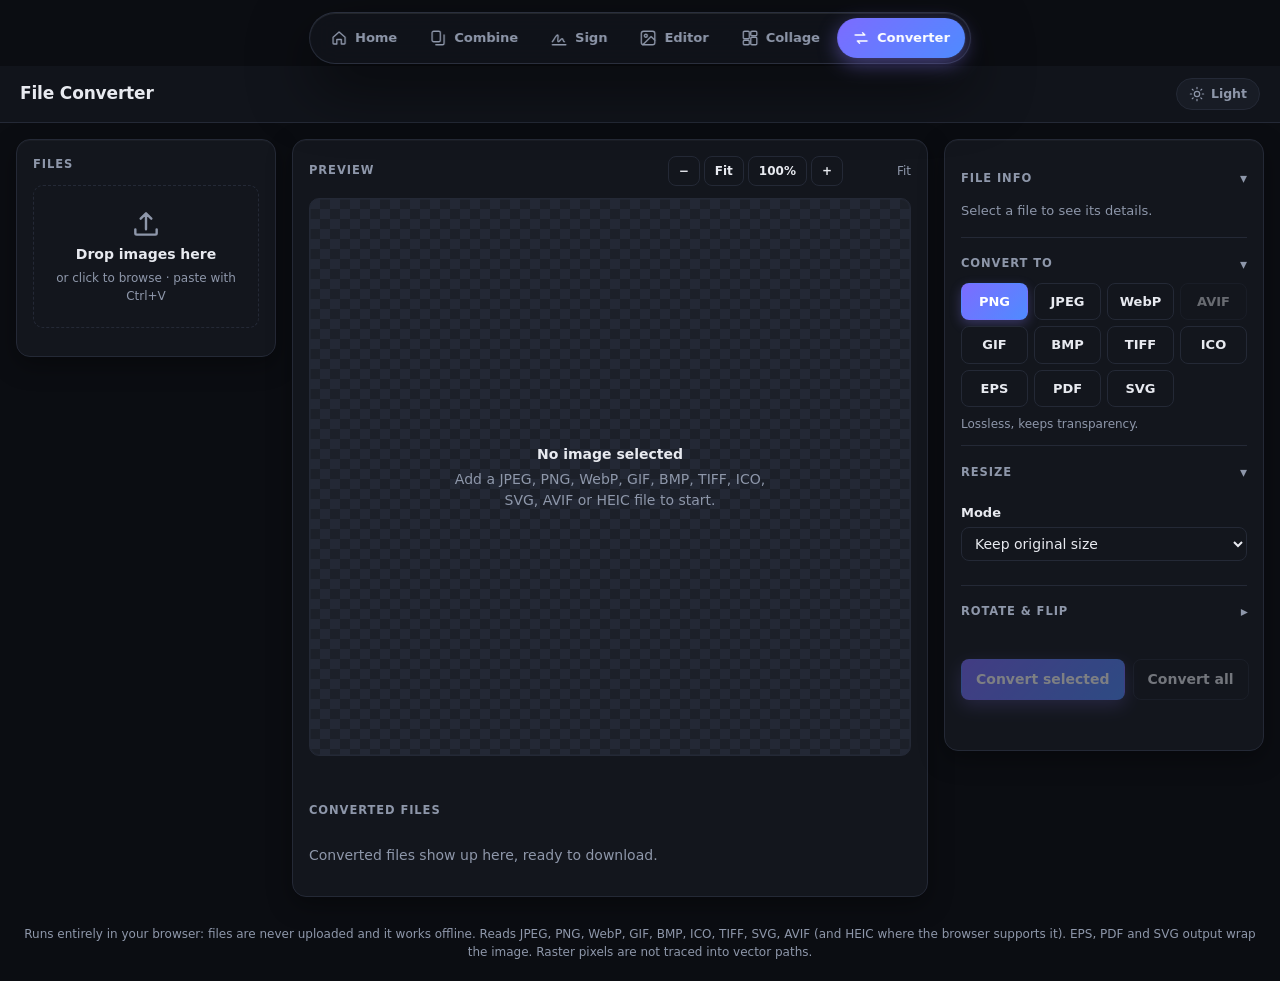
<file: converter.html>
<!doctype html>
<html lang="en">
<head>
  <meta charset="utf-8">
  <!-- Privacy: nothing may be loaded from or sent to the internet; everything ships with the app. -->
  <meta http-equiv="Content-Security-Policy" content="default-src 'none'; script-src 'self' blob:; worker-src 'self' blob:; style-src 'self' 'unsafe-inline'; img-src 'self' data: blob:; font-src 'self' data: blob:; connect-src 'self' data: blob:; media-src 'self' data: blob:; object-src 'none'; frame-src 'none'; base-uri 'none'; form-action 'none'">
  <meta name="referrer" content="no-referrer">
  <meta name="viewport" content="width=device-width, initial-scale=1">
  <title>File Converter · Off the Clock Creative Suite</title>
  <meta name="description" content="Convert, view, inspect and resize images right in your browser. JPEG, PNG, WebP, GIF, BMP, TIFF, ICO, EPS, PDF, SVG and more. Nothing is uploaded.">
  <!-- brand-favicon -->
  <script src="js/theme.js"></script>
  <link rel="stylesheet" href="css/styles.css">
  <!-- brand-head -->
</head>
<body>
  <header class="topbar">
    <div class="brand">
      <!-- brand-logo -->
      <div>
        <h1>File Converter</h1>
        <nav class="appnav" aria-label="Off the Clock Creative Suite">
          <a href="index.html">Home</a>
          <a href="pdf.html">Combine</a>
          <a href="sign.html">Sign</a>
          <a href="editor.html">Editor</a>
          <a href="collage.html">Collage</a>
          <a href="converter.html" aria-current="page">Converter</a>
          <!-- brand-nav -->
        </nav>
      </div>
    </div>
  </header>

  <main class="layout">
    <!-- Files -->
    <section class="panel files-panel" aria-labelledby="files-title">
      <h2 id="files-title">Files</h2>
      <label class="dropzone" id="dropzone" tabindex="0">
        <input type="file" id="file-input" multiple accept="image/*,.tif,.tiff,.ico,.cur,.heic,.heif,.avif,.svg,.eps,.epsf,.epsi,.ps">
        <svg viewBox="0 0 24 24" width="32" height="32" aria-hidden="true"><path d="M12 16V4m0 0l-4 4m4-4l4 4M4 16v3a1 1 0 001 1h14a1 1 0 001-1v-3" fill="none" stroke="currentColor" stroke-width="1.8" stroke-linecap="round" stroke-linejoin="round"/></svg>
        <strong>Drop images here</strong>
        <span>or click to browse · paste with Ctrl+V</span>
      </label>
      <ul class="file-list" id="file-list" aria-label="Loaded files"></ul>
      <div class="row gap" id="file-actions" hidden>
        <button type="button" class="btn ghost small" id="clear-files">Remove all</button>
      </div>
    </section>

    <!-- Preview -->
    <section class="panel preview-panel" aria-labelledby="preview-title">
      <div class="panel-head">
        <h2 id="preview-title">Preview</h2>
        <div class="zoom" role="group" aria-label="Zoom">
          <button type="button" class="btn ghost small" data-zoom="out" aria-label="Zoom out">−</button>
          <button type="button" class="btn ghost small" data-zoom="fit">Fit</button>
          <button type="button" class="btn ghost small" data-zoom="100">100%</button>
          <button type="button" class="btn ghost small" data-zoom="in" aria-label="Zoom in">+</button>
          <span class="zoom-level" id="zoom-level">Fit</span>
        </div>
      </div>
      <div class="stage" id="stage">
        <div class="empty" id="empty-state">
          <p><strong>No image selected</strong></p>
          <p>Add a JPEG, PNG, WebP, GIF, BMP, TIFF, ICO, SVG, AVIF or HEIC file to start.</p>
        </div>
        <canvas id="preview" hidden></canvas>
      </div>
      <p class="stage-caption" id="stage-caption"></p>

      <h2 class="section-title">Converted files</h2>
      <ul class="result-list" id="result-list"></ul>
      <p class="muted" id="results-empty">Converted files show up here, ready to download.</p>
      <div class="row gap" id="result-actions" hidden>
        <button type="button" class="btn small" id="download-all">Download all</button>
        <button type="button" class="btn ghost small" id="clear-results">Clear</button>
      </div>
    </section>

    <!-- Settings -->
    <aside class="panel settings-panel" aria-label="Settings">
      <details open>
        <summary><h2>File info</h2></summary>
        <table class="info" id="info-table"><tbody><tr><td class="muted">Select a file to see its details.</td></tr></tbody></table>
      </details>

      <details open>
        <summary><h2>Convert to</h2></summary>
        <div class="format-grid" id="format-grid" role="radiogroup" aria-label="Output format"></div>
        <p class="hint" id="format-note"></p>

        <div class="field" id="quality-field">
          <label for="quality">Quality <output id="quality-out">90</output></label>
          <input type="range" id="quality" min="10" max="100" value="90">
        </div>
        <div class="field-row">
          <div class="field" id="bg-field">
            <label for="background">Background</label>
            <input type="color" id="background" value="#ffffff">
          </div>
          <div class="field" id="dpi-field">
            <label for="dpi">DPI</label>
            <input type="number" id="dpi" min="1" max="2400" value="72">
          </div>
        </div>
        <p class="hint" id="bg-hint">Formats without transparency are filled with the background colour.</p>
      </details>

      <details open>
        <summary><h2>Resize</h2></summary>
        <div class="field">
          <label for="resize-mode">Mode</label>
          <select id="resize-mode">
            <option value="original">Keep original size</option>
            <option value="percent">Scale by percentage</option>
            <option value="fit">Fit inside box (keep proportions)</option>
            <option value="exact">Exact size (stretch)</option>
          </select>
        </div>
        <div class="field" id="percent-field" hidden>
          <label for="percent">Scale <output id="percent-out">50%</output></label>
          <input type="range" id="percent" min="1" max="400" value="50">
          <div class="chips">
            <button type="button" class="chip" data-percent="25">25%</button>
            <button type="button" class="chip" data-percent="50">50%</button>
            <button type="button" class="chip" data-percent="75">75%</button>
            <button type="button" class="chip" data-percent="200">200%</button>
          </div>
        </div>
        <div class="field-row" id="dims-field" hidden>
          <div class="field">
            <label for="width">Width (px)</label>
            <input type="number" id="width" min="1" max="16384" placeholder="auto">
          </div>
          <div class="field">
            <label for="height">Height (px)</label>
            <input type="number" id="height" min="1" max="16384" placeholder="auto">
          </div>
        </div>
        <div class="chips" id="preset-chips" hidden>
          <button type="button" class="chip" data-size="1920x1080">1920×1080</button>
          <button type="button" class="chip" data-size="1280x720">1280×720</button>
          <button type="button" class="chip" data-size="1080x1080">1080×1080</button>
          <button type="button" class="chip" data-size="512x512">512×512</button>
        </div>
        <p class="output-size" id="output-size"></p>
      </details>

      <details>
        <summary><h2>Rotate &amp; flip</h2></summary>
        <div class="chips">
          <button type="button" class="chip" id="rotate-left">⟲ Rotate left</button>
          <button type="button" class="chip" id="rotate-right">⟳ Rotate right</button>
          <button type="button" class="chip" id="flip-h" aria-pressed="false">⇋ Flip horizontal</button>
          <button type="button" class="chip" id="flip-v" aria-pressed="false">⇵ Flip vertical</button>
          <button type="button" class="chip" id="reset-transform">Reset</button>
        </div>
      </details>

      <div class="actions">
        <button type="button" class="btn primary" id="convert-one" disabled>Convert selected</button>
        <button type="button" class="btn" id="convert-all" disabled>Convert all</button>
      </div>
      <p class="status" id="status" role="status" aria-live="polite"></p>
    </aside>
  </main>

  <footer class="footer">
    Runs entirely in your browser: files are never uploaded and it works offline. Reads JPEG, PNG, WebP, GIF, BMP, ICO, TIFF, SVG, AVIF (and HEIC where the browser supports it).
    EPS, PDF and SVG output wrap the image. Raster pixels are not traced into vector paths.
  </footer>

  <script src="js/vendor/pako_inflate.min.js"></script>
  <script src="js/vendor/UTIF.js"></script>
  <script src="js/detect.js"></script>
  <script src="js/eps.js"></script>
  <script src="js/decode.js"></script>
  <script src="js/encoders.js"></script>
  <script src="js/app.js"></script>
  <script src="js/theme-toggle.js"></script>
  <script src="js/dock.js"></script>
</body>
</html>
</file>
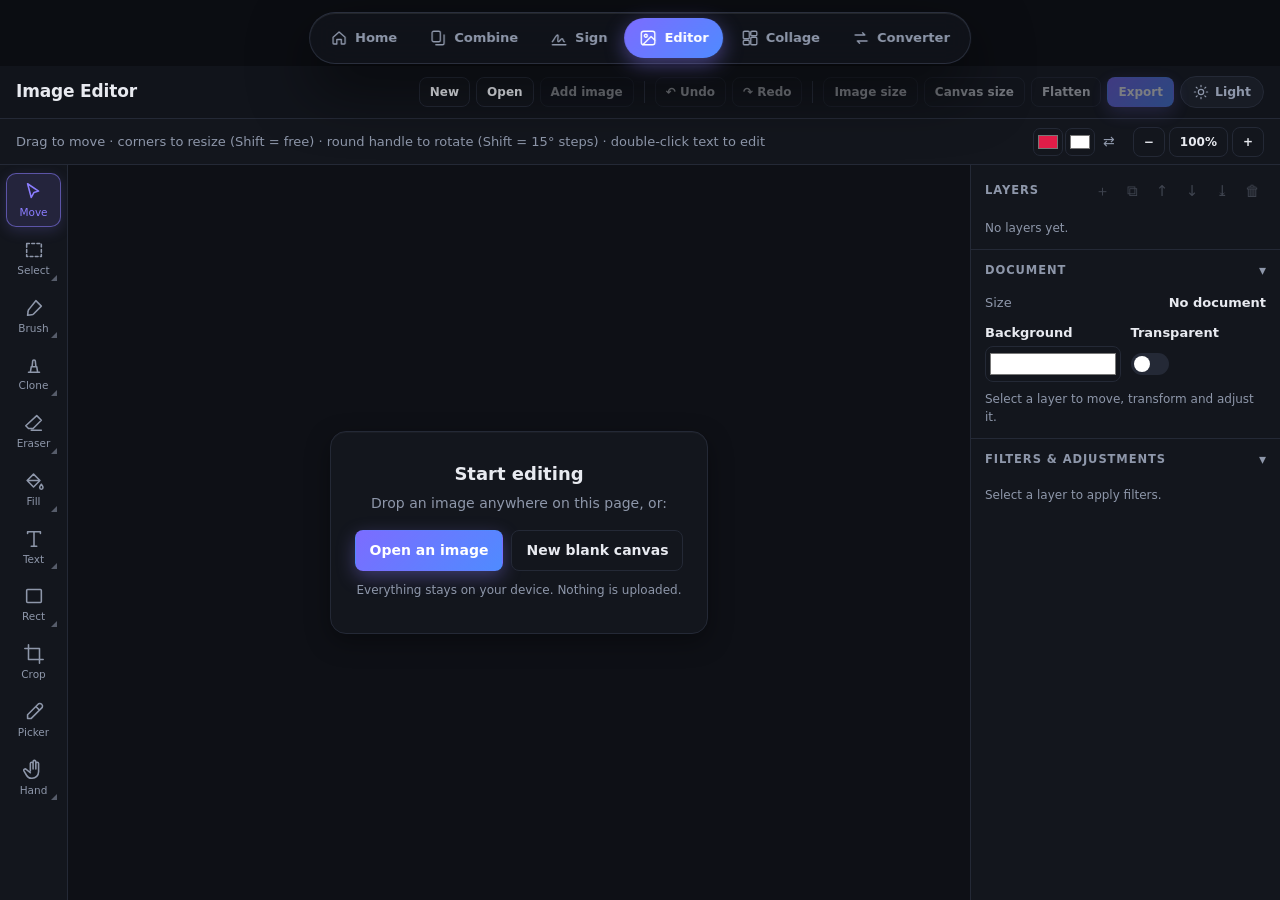
<file: editor.html>
<!doctype html>
<html lang="en">
<head>
  <meta charset="utf-8">
  <!-- Privacy: nothing may be loaded from or sent to the internet; everything ships with the app. -->
  <meta http-equiv="Content-Security-Policy" content="default-src 'none'; script-src 'self' blob:; worker-src 'self' blob:; style-src 'self' 'unsafe-inline'; img-src 'self' data: blob:; font-src 'self' data: blob:; connect-src 'self' data: blob:; media-src 'self' data: blob:; object-src 'none'; frame-src 'none'; base-uri 'none'; form-action 'none'">
  <meta name="referrer" content="no-referrer">
  <meta name="viewport" content="width=device-width, initial-scale=1">
  <title>Image Editor · Off the Clock Creative Suite</title>
  <meta name="description" content="A layer-based image editor that runs in your browser: layers, filters, brush, text, shapes, crop and export to many formats.">
  <!-- brand-favicon -->
  <script src="js/theme.js"></script>
  <link rel="stylesheet" href="css/styles.css">
  <!-- brand-head -->
  <link rel="stylesheet" href="css/editor.css">
</head>
<body class="editor-page">
  <header class="topbar editor-topbar">
    <div class="brand">
      <!-- brand-logo -->
      <div>
        <h1>Image Editor</h1>
        <nav class="appnav" aria-label="Off the Clock Creative Suite">
          <a href="index.html">Home</a>
          <a href="pdf.html">Combine</a>
          <a href="sign.html">Sign</a>
          <a href="editor.html" aria-current="page">Editor</a>
          <a href="collage.html">Collage</a>
          <a href="converter.html">Converter</a>
          <!-- brand-nav -->
        </nav>
      </div>
    </div>
    <div class="menu">
      <button type="button" class="btn small" id="act-new">New</button>
      <button type="button" class="btn small" id="act-open">Open</button>
      <button type="button" class="btn small" id="act-add" disabled>Add image</button>
      <span class="menu-sep" aria-hidden="true"></span>
      <button type="button" class="btn small ghost" id="act-undo" title="Undo (Ctrl+Z)" disabled>↶ Undo</button>
      <button type="button" class="btn small ghost" id="act-redo" title="Redo (Ctrl+Shift+Z)" disabled>↷ Redo</button>
      <span class="menu-sep" aria-hidden="true"></span>
      <button type="button" class="btn small ghost" id="act-resize" disabled>Image size</button>
      <button type="button" class="btn small ghost" id="act-canvas" disabled>Canvas size</button>
      <button type="button" class="btn small ghost" id="act-flatten" disabled>Flatten</button>
      <button type="button" class="btn small primary" id="act-export" disabled>Export</button>
    </div>
    <input type="file" id="open-input" accept="image/*,.tif,.tiff,.ico,.heic,.heif,.avif,.svg,.eps,.epsf,.epsi,.ps" hidden>
    <input type="file" id="add-input" accept="image/*,.tif,.tiff,.ico,.heic,.heif,.avif,.svg,.eps,.epsf,.epsi,.ps" multiple hidden>
  </header>

  <div class="optionsbar" id="optionsbar">
    <div class="opt-group" data-for="move">
      <span class="opt-hint">Drag to move · corners to resize (Shift = free) · round handle to rotate (Shift = 15° steps) · double-click text to edit</span>
    </div>
    <div class="opt-group" data-for="brush pencil spray eraser clone blur sharpen smudge dodge burn">
      <label>Size <input type="range" id="brush-size" min="1" max="300" value="24"> <output id="brush-size-out">24</output></label>
      <label>Opacity <input type="range" id="brush-opacity" min="1" max="100" value="100"> <output id="brush-opacity-out">100%</output></label>
    </div>
    <div class="opt-group" data-for="brush eraser">
      <label>Style <select id="brush-style" title="Brush style (right-click the canvas for a preview menu)"></select></label>
      <label>Softness <input type="range" id="brush-soft" min="0" max="100" value="0"></label>
    </div>
    <div class="opt-group" data-for="clone blur sharpen smudge dodge burn">
      <label>Softness <input type="range" id="retouch-soft" min="0" max="100" value="50"></label>
      <span class="opt-hint" id="retouch-hint">Clone: Alt-click (or right-click) to pick the source, then paint · all retouch tools work on the selected pixel layer and stay inside an active selection.</span>
    </div>
    <div class="opt-group" data-for="spray">
      <label>Density <input type="range" id="spray-density" min="1" max="100" value="40"></label>
    </div>
    <div class="opt-group" data-for="marquee-rect marquee-ellipse lasso wand">
      <span class="opt-hint">Shift = add · Alt = subtract · Ctrl+A all · Ctrl+D deselect</span>
    </div>
    <div class="opt-group" data-for="bucket magic-eraser wand">
      <label>Tolerance <input type="range" id="fill-tolerance" min="0" max="255" value="32"> <output id="fill-tolerance-out">32</output></label>
      <label><input type="checkbox" id="fill-contiguous" checked> Contiguous</label>
      <span class="opt-hint">Click on the image</span>
    </div>
    <div class="opt-group" data-for="gradient">
      <label>Type <select id="gradient-type"><option value="linear">Linear</option><option value="radial">Radial</option></select></label>
      <label>To <select id="gradient-end"><option value="secondary">Second colour</option><option value="transparent">Transparent</option></select></label>
      <span class="opt-hint">Drag across the canvas</span>
    </div>
    <div class="opt-group" data-for="rect ellipse triangle star line">
      <span class="opt-hint">Drag on the canvas · Shift keeps proportions (lines snap to 45°)</span>
    </div>
    <div class="opt-group" data-for="line">
      <label>Weight <input type="number" id="line-weight" min="1" max="200" value="8"> px</label>
    </div>
    <div class="opt-group" data-for="star">
      <label>Points <input type="number" id="star-points" min="3" max="24" value="5"></label>
    </div>
    <div class="opt-group" data-for="text text-vertical">
      <span class="opt-hint">Click to start typing, or click existing text to edit it · Esc or click outside to finish</span>
    </div>
    <div class="opt-group" data-for="crop">
      <label>Ratio <select id="crop-ratio" title="Lock the crop to a shape">
        <option value="0">Free</option><option value="1">Square 1:1</option><option value="0.8">Portrait 4:5</option><option value="1.25">Landscape 5:4</option>
        <option value="1.5">Photo 3:2</option><option value="0.6667">Photo 2:3</option><option value="1.7778">Wide 16:9</option><option value="0.5625">Story 9:16</option>
        <option value="0.7071">A4 portrait</option><option value="orig">Original shape</option>
      </select></label>
      <span class="opt-hint" id="crop-hint">Drag to choose the area to keep</span>
      <button type="button" class="btn small primary" id="crop-apply" disabled>Apply crop</button>
      <button type="button" class="btn small ghost" id="crop-cancel" disabled>Cancel</button>
    </div>
    <div class="opt-group" data-for="eyedropper">
      <span class="opt-hint">Click to pick the main colour · Alt+click picks the second colour</span>
    </div>
    <div class="opt-group" data-for="hand">
      <span class="opt-hint">Drag to pan · Ctrl + scroll to zoom · hold Space with any tool to pan</span>
    </div>
    <div class="opt-group" data-for="zoom">
      <span class="opt-hint">Click to zoom in · Alt+click to zoom out</span>
    </div>
    <div class="opt-group sel-actions" id="sel-actions" hidden>
      <span class="opt-hint">Selection <strong id="sel-size"></strong></span>
      <button type="button" class="btn small primary" id="sel-remove" title="Rebuild the selected area from its surroundings">✨ Remove object</button>
      <button type="button" class="btn small" id="sel-delete" title="Delete (Del)">Delete</button>
      <button type="button" class="btn small" id="sel-fill" title="Fill with the main colour">Fill</button>
      <button type="button" class="btn small" id="sel-blur" title="Blur the selected area (hide faces, plates, text)">Blur</button>
      <button type="button" class="btn small" id="sel-pixelate" title="Pixelate the selected area (hide faces, plates, text)">Pixelate</button>
      <label class="sel-strength" title="Strength of Blur and Pixelate">Strength <input type="range" id="sel-strength" min="1" max="100" value="50"></label>
      <button type="button" class="btn small" id="sel-copy" title="Copy to new layer (Ctrl+J)">To layer</button>
      <button type="button" class="btn small" id="sel-crop">Crop</button>
      <button type="button" class="btn small ghost" id="sel-invert" title="Invert (Ctrl+Shift+I)">Invert</button>
      <button type="button" class="btn small ghost" id="sel-clear" title="Deselect (Ctrl+D)">Deselect</button>
    </div>
    <div class="opt-right">
      <div class="swatches" title="Main and second colour (X swaps, D resets)">
        <input type="color" id="primary-color" value="#e11d48" aria-label="Main colour">
        <input type="color" id="secondary-color" value="#ffffff" aria-label="Second colour">
        <button type="button" class="icon-btn swap" id="swap-colors" title="Swap colours (X)" aria-label="Swap colours">⇄</button>
      </div>
      <button type="button" class="btn small ghost" id="zoom-out" aria-label="Zoom out">−</button>
      <button type="button" class="btn small ghost" id="zoom-label" title="Fit to screen (Ctrl+0)">100%</button>
      <button type="button" class="btn small ghost" id="zoom-in" aria-label="Zoom in">+</button>
    </div>
  </div>

  <main class="editor">
    <nav class="toolbar" id="toolbar" aria-label="Tools"></nav>

    <section class="stage-wrap" id="stage-wrap" aria-label="Canvas">
      <canvas id="view"></canvas>
      <textarea id="text-editor" class="text-editor" hidden spellcheck="false" aria-label="Edit text"></textarea>
      <div class="start" id="start-screen">
        <div class="start-card">
          <h2>Start editing</h2>
          <p>Drop an image anywhere on this page, or:</p>
          <div class="start-actions">
            <button type="button" class="btn primary" id="start-open">Open an image</button>
            <button type="button" class="btn" id="start-new">New blank canvas</button>
          </div>
          <p class="muted small">Everything stays on your device. Nothing is uploaded.</p>
        </div>
      </div>
      <div class="busy" id="busy" hidden><span class="spinner" aria-hidden="true"></span><span id="busy-text">Working…</span><button type="button" class="btn small" id="busy-cancel">Cancel</button></div>
      <div class="toast" id="toast" role="status" aria-live="polite" hidden></div>
    </section>

    <aside class="side" id="side">
      <section class="side-section layers-section" aria-labelledby="layers-title">
        <div class="layers-head">
          <h2 id="layers-title">Layers</h2>
          <div class="layer-tools">
            <button type="button" class="icon-btn" id="l-add" title="New empty layer" aria-label="New empty layer">＋</button>
            <button type="button" class="icon-btn" id="l-dup" title="Duplicate layer (Ctrl+J)" aria-label="Duplicate layer">⧉</button>
            <button type="button" class="icon-btn" id="l-up" title="Move up" aria-label="Move layer up">↑</button>
            <button type="button" class="icon-btn" id="l-down" title="Move down" aria-label="Move layer down">↓</button>
            <button type="button" class="icon-btn" id="l-merge" title="Merge down (Ctrl+E)" aria-label="Merge down">⤓</button>
            <button type="button" class="icon-btn" id="l-del" title="Delete layer (Del)" aria-label="Delete layer">🗑</button>
          </div>
        </div>
        <ul class="layer-list" id="layer-list"></ul>
        <p class="hint" id="layers-empty">No layers yet.</p>
      </section>

      <details class="side-section" id="props-section" open>
        <summary><h2 id="props-title">Document</h2></summary>

        <!-- Document properties (no layer selected) -->
        <div id="doc-props">
          <p class="kv"><span>Size</span><strong id="doc-size">-</strong></p>
          <div class="field-row">
            <div class="field">
              <label for="doc-bg">Background</label>
              <input type="color" id="doc-bg" value="#ffffff">
            </div>
            <div class="field">
              <label for="doc-transparent">Transparent</label>
              <label class="switch"><input type="checkbox" id="doc-transparent"><span></span></label>
            </div>
          </div>
          <p class="hint">Select a layer to move, transform and adjust it.</p>
        </div>

        <!-- Layer properties -->
        <div id="layer-props" hidden>
          <div class="field-row">
            <div class="field"><label for="p-x">X</label><input type="number" id="p-x" step="1"></div>
            <div class="field"><label for="p-y">Y</label><input type="number" id="p-y" step="1"></div>
          </div>
          <div class="field-row">
            <div class="field"><label for="p-w">Width</label><input type="number" id="p-w" min="1" step="1"></div>
            <div class="field"><label for="p-h">Height</label><input type="number" id="p-h" min="1" step="1"></div>
            <div class="field narrow"><label for="p-lock" title="Keep proportions">Lock</label><label class="switch"><input type="checkbox" id="p-lock" checked><span></span></label></div>
          </div>
          <div class="field">
            <label for="p-rot">Rotation <output id="p-rot-out">0°</output></label>
            <input type="range" id="p-rot" min="-180" max="180" value="0">
          </div>
          <div class="field">
            <label for="p-opacity">Opacity <output id="p-opacity-out">100%</output></label>
            <input type="range" id="p-opacity" min="0" max="100" value="100">
          </div>
          <div class="field">
            <label for="p-blend">Blend mode</label>
            <select id="p-blend"></select>
          </div>
          <div class="chips">
            <button type="button" class="chip" id="p-fliph">⇋ Flip H</button>
            <button type="button" class="chip" id="p-flipv">⇵ Flip V</button>
            <button type="button" class="chip" id="p-center">Center</button>
            <button type="button" class="chip" id="p-fit">Fit to canvas</button>
            <button type="button" class="chip" id="p-raster" hidden>Rasterize</button>
          </div>
          <div class="chips" id="align-chips" aria-label="Align to canvas">
            <button type="button" class="chip" data-snap="left" title="Align left edge to the canvas">⇤ Left</button>
            <button type="button" class="chip" data-snap="hcenter" title="Centre horizontally">⇔ Centre</button>
            <button type="button" class="chip" data-snap="right" title="Align right edge to the canvas">⇥ Right</button>
            <button type="button" class="chip" data-snap="top" title="Align top edge to the canvas">⤒ Top</button>
            <button type="button" class="chip" data-snap="vcenter" title="Centre vertically">⇕ Middle</button>
            <button type="button" class="chip" data-snap="bottom" title="Align bottom edge to the canvas">⤓ Bottom</button>
          </div>

          <div class="fx-block" id="fx-block">
            <div class="fx-head"><label class="switch"><input type="checkbox" id="fx-shadow-on"><span></span></label><b>Drop shadow</b></div>
            <div class="fx-body" id="fx-shadow" hidden>
              <div class="field-row">
                <div class="field narrow"><label for="fx-shadow-color">Colour</label><input type="color" id="fx-shadow-color" value="#000000"></div>
                <div class="field"><label for="fx-shadow-opacity">Opacity <output id="fx-shadow-opacity-out">50%</output></label><input type="range" id="fx-shadow-opacity" min="0" max="100" value="50"></div>
              </div>
              <div class="field"><label for="fx-shadow-blur">Blur <output id="fx-shadow-blur-out">10</output></label><input type="range" id="fx-shadow-blur" min="0" max="50" value="10"></div>
              <div class="field-row">
                <div class="field"><label for="fx-shadow-x">Offset X</label><input type="number" id="fx-shadow-x" min="-500" max="500" value="6"></div>
                <div class="field"><label for="fx-shadow-y">Offset Y</label><input type="number" id="fx-shadow-y" min="-500" max="500" value="6"></div>
              </div>
            </div>
            <div class="fx-head"><label class="switch"><input type="checkbox" id="fx-outline-on"><span></span></label><b>Outline</b></div>
            <div class="fx-body" id="fx-outline" hidden>
              <div class="field-row">
                <div class="field narrow"><label for="fx-outline-color">Colour</label><input type="color" id="fx-outline-color" value="#ffffff"></div>
                <div class="field"><label for="fx-outline-width">Width <output id="fx-outline-width-out">4</output></label><input type="range" id="fx-outline-width" min="1" max="60" value="4"></div>
              </div>
            </div>
          </div>

          <div id="text-props" hidden>
            <div class="field">
              <label for="t-text">Text</label>
              <textarea id="t-text" rows="3"></textarea>
            </div>
            <div class="field-row">
              <div class="field"><label for="t-font">Font</label><select id="t-font"></select></div>
              <div class="field narrow"><label for="t-size">Size</label><input type="number" id="t-size" min="4" max="2000"></div>
            </div>
            <div class="field-row">
              <div class="field"><label for="t-color">Colour</label><input type="color" id="t-color"></div>
              <div class="field"><label for="t-stroke">Outline</label><input type="color" id="t-stroke"></div>
              <div class="field narrow"><label for="t-stroke-w">Width</label><input type="number" id="t-stroke-w" min="0" max="100"></div>
            </div>
            <div class="chips">
              <button type="button" class="chip" id="t-bold" aria-pressed="false"><b>B</b> Bold</button>
              <button type="button" class="chip" id="t-italic" aria-pressed="false"><i>I</i> Italic</button>
              <button type="button" class="chip" data-align="left" aria-pressed="true">Left</button>
              <button type="button" class="chip" data-align="center" aria-pressed="false">Center</button>
              <button type="button" class="chip" data-align="right" aria-pressed="false">Right</button>
              <button type="button" class="chip" id="t-vertical" aria-pressed="false">↓ Vertical</button>
              <button type="button" class="chip" id="t-edit">✎ Edit on canvas</button>
            </div>
          </div>

          <div id="shape-props" hidden>
            <div class="field-row">
              <div class="field"><label for="s-fill">Fill</label><input type="color" id="s-fill"></div>
              <div class="field narrow"><label for="s-fill-on">On</label><label class="switch"><input type="checkbox" id="s-fill-on"><span></span></label></div>
              <div class="field"><label for="s-stroke">Outline</label><input type="color" id="s-stroke"></div>
              <div class="field narrow"><label for="s-stroke-w">Width</label><input type="number" id="s-stroke-w" min="0" max="200"></div>
            </div>
            <div class="field" id="s-points-field">
              <label for="s-points">Star points</label>
              <input type="number" id="s-points" min="3" max="24">
            </div>
            <div class="field" id="s-radius-field">
              <label for="s-radius">Corner radius <output id="s-radius-out">0</output></label>
              <input type="range" id="s-radius" min="0" max="500" value="0">
            </div>
          </div>
        </div>
      </details>

      <details class="side-section" id="adjust-section" open>
        <summary><h2>Filters &amp; adjustments</h2></summary>
        <p class="hint" id="adjust-empty">Select a layer to apply filters.</p>
        <div id="adjust-body" hidden>
          <div class="presets" id="presets"></div>
          <div id="sliders"></div>
          <div class="row gap">
            <button type="button" class="btn small" id="adjust-auto" title="Fix brightness, contrast, colour balance and a little saturation in one click">✨ Auto enhance</button>
            <button type="button" class="btn small ghost" id="adjust-reset">Reset adjustments</button>
          </div>
        </div>
      </details>

    </aside>
  </main>

  <!-- Dialogs -->
  <dialog id="dlg-new" class="dialog">
    <form method="dialog">
      <h2>New canvas</h2>
      <div class="chips" id="new-presets">
        <button type="button" class="chip" data-size="1920x1080">1920×1080 HD</button>
        <button type="button" class="chip" data-size="1080x1080">1080×1080 Square</button>
        <button type="button" class="chip" data-size="1080x1920">1080×1920 Story</button>
        <button type="button" class="chip" data-size="2480x3508">A4 @300dpi</button>
        <button type="button" class="chip" data-size="512x512">512×512 Icon</button>
      </div>
      <div class="field-row">
        <div class="field"><label for="new-w">Width (px)</label><input type="number" id="new-w" min="1" max="8192" value="1920"></div>
        <div class="field"><label for="new-h">Height (px)</label><input type="number" id="new-h" min="1" max="8192" value="1080"></div>
      </div>
      <div class="field-row">
        <div class="field"><label for="new-bg">Background</label><input type="color" id="new-bg" value="#ffffff"></div>
        <div class="field"><label for="new-transparent">Transparent</label><label class="switch"><input type="checkbox" id="new-transparent"><span></span></label></div>
      </div>
      <div class="dialog-actions">
        <button type="submit" class="btn primary" value="ok">Create</button>
        <button type="submit" class="btn ghost" value="cancel">Cancel</button>
      </div>
    </form>
  </dialog>

  <dialog id="dlg-size" class="dialog">
    <form method="dialog">
      <h2 id="size-title">Image size</h2>
      <p class="hint" id="size-desc"></p>
      <div class="field-row">
        <div class="field"><label for="size-w">Width (px)</label><input type="number" id="size-w" min="1" max="8192"></div>
        <div class="field"><label for="size-h">Height (px)</label><input type="number" id="size-h" min="1" max="8192"></div>
        <div class="field narrow"><label for="size-lock">Lock</label><label class="switch"><input type="checkbox" id="size-lock" checked><span></span></label></div>
      </div>
      <div class="dialog-actions">
        <button type="submit" class="btn primary" value="ok">Apply</button>
        <button type="submit" class="btn ghost" value="cancel">Cancel</button>
      </div>
    </form>
  </dialog>

  <dialog id="dlg-export" class="dialog">
    <form method="dialog">
      <h2>Export image</h2>
      <div class="field">
        <label for="exp-name">File name</label>
        <input type="text" id="exp-name" value="edited-image">
      </div>
      <div class="format-grid" id="exp-formats" role="radiogroup" aria-label="Format"></div>
      <p class="hint" id="exp-note"></p>
      <div class="field" id="exp-quality-field">
        <label for="exp-quality">Quality <output id="exp-quality-out">90</output></label>
        <input type="range" id="exp-quality" min="10" max="100" value="90">
      </div>
      <div class="field">
        <label for="exp-scale">Scale <output id="exp-scale-out">100%</output></label>
        <input type="range" id="exp-scale" min="10" max="200" step="5" value="100">
      </div>
      <p class="hint" id="exp-size"></p>
      <div class="dialog-actions">
        <button type="submit" class="btn primary" value="ok">Download</button>
        <button type="submit" class="btn ghost" value="cancel">Cancel</button>
      </div>
    </form>
  </dialog>

  <script src="js/vendor/pako_inflate.min.js"></script>
  <script src="js/vendor/UTIF.js"></script>
  <script src="js/detect.js"></script>
  <script src="js/eps.js"></script>
  <script src="js/decode.js"></script>
  <script src="js/encoders.js"></script>
  <script src="js/editor/filters.js"></script>
  <script src="js/editor/layers.js"></script>
  <script src="js/editor/inpaint.js"></script>
  <script src="js/editor/brushes.js"></script>
  <script src="js/editor/toolbar.js"></script>
  <script src="js/editor/editor.js"></script>
  <script src="js/theme-toggle.js"></script>
  <script src="js/dock.js"></script>
</body>
</html>
</file>
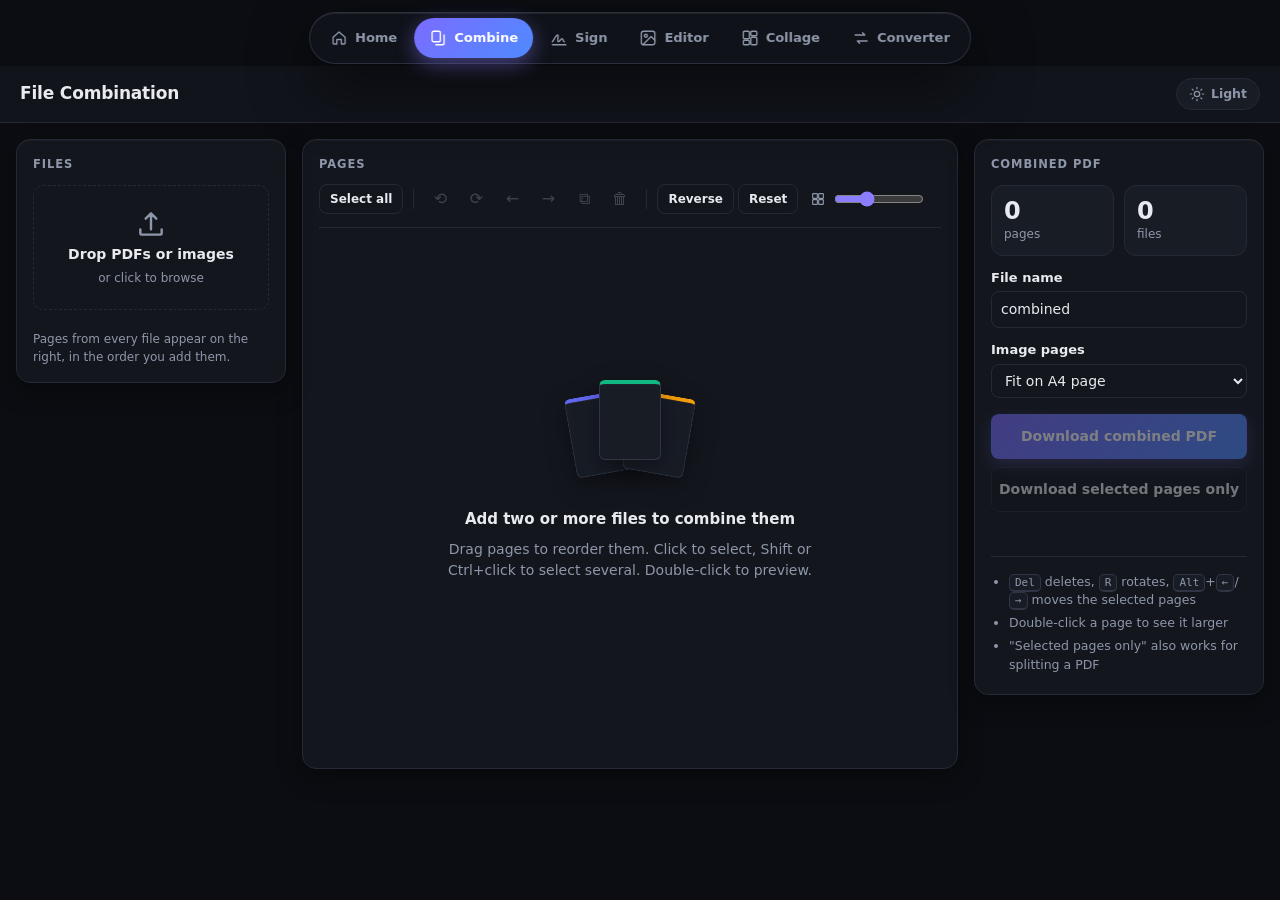
<file: pdf.html>
<!doctype html>
<html lang="en">
<head>
  <meta charset="utf-8">
  <!-- Privacy: nothing may be loaded from or sent to the internet; everything ships with the app. -->
  <meta http-equiv="Content-Security-Policy" content="default-src 'none'; script-src 'self' blob:; worker-src 'self' blob:; style-src 'self' 'unsafe-inline'; img-src 'self' data: blob:; font-src 'self' data: blob:; connect-src 'self' data: blob:; media-src 'self' data: blob:; object-src 'none'; frame-src 'none'; base-uri 'none'; form-action 'none'">
  <meta name="referrer" content="no-referrer">
  <meta name="viewport" content="width=device-width, initial-scale=1">
  <title>File Combination · Off the Clock Creative Suite</title>
  <meta name="description" content="Combine PDFs and images into one PDF and arrange the pages, right in your browser. Nothing is uploaded.">
  <!-- brand-favicon -->
  <script src="js/theme.js"></script>
  <link rel="stylesheet" href="css/styles.css">
  <!-- brand-head -->
  <link rel="stylesheet" href="css/pdf.css">
</head>
<body class="pdf-page">
  <header class="topbar">
    <div class="brand">
      <!-- brand-logo -->
      <div>
        <h1>File Combination</h1>
        <nav class="appnav" aria-label="Off the Clock Creative Suite">
          <a href="index.html">Home</a>
          <a href="pdf.html" aria-current="page">Combine</a>
          <a href="sign.html">Sign</a>
          <a href="editor.html">Editor</a>
          <a href="collage.html">Collage</a>
          <a href="converter.html">Converter</a>
          <!-- brand-nav -->
        </nav>
      </div>
    </div>
  </header>

  <main class="pdf-layout">
    <!-- Source files -->
    <aside class="panel pdf-files" aria-labelledby="files-title">
      <h2 id="files-title">Files</h2>
      <label class="dropzone" id="dropzone" tabindex="0">
        <input type="file" id="file-input" multiple accept="application/pdf,.pdf,image/jpeg,image/png,image/webp,image/gif,image/bmp">
        <svg viewBox="0 0 24 24" width="32" height="32" aria-hidden="true"><path d="M12 16V4m0 0l-4 4m4-4l4 4M4 16v3a1 1 0 001 1h14a1 1 0 001-1v-3" fill="none" stroke="currentColor" stroke-width="1.8" stroke-linecap="round" stroke-linejoin="round"/></svg>
        <strong>Drop PDFs or images</strong>
        <span>or click to browse</span>
      </label>
      <ul class="pdf-file-list" id="file-list" aria-label="Added files"></ul>
      <p class="hint" id="files-hint">Pages from every file appear on the right, in the order you add them.</p>
    </aside>

    <!-- Pages -->
    <section class="panel pdf-pages" aria-labelledby="pages-title">
      <div class="pages-toolbar">
        <h2 id="pages-title">Pages <span class="count" id="page-count"></span></h2>
        <div class="pages-actions" role="toolbar" aria-label="Page actions">
          <button type="button" class="btn small ghost" id="act-select-all" title="Select all (Ctrl+A)">Select all</button>
          <span class="tb-sep" aria-hidden="true"></span>
          <button type="button" class="icon-btn" id="act-rot-left" title="Rotate left" aria-label="Rotate selected pages left">⟲</button>
          <button type="button" class="icon-btn" id="act-rot-right" title="Rotate right (R)" aria-label="Rotate selected pages right">⟳</button>
          <button type="button" class="icon-btn" id="act-earlier" title="Move earlier (Alt+←)" aria-label="Move selected pages earlier">←</button>
          <button type="button" class="icon-btn" id="act-later" title="Move later (Alt+→)" aria-label="Move selected pages later">→</button>
          <button type="button" class="icon-btn" id="act-dup" title="Duplicate (Ctrl+D)" aria-label="Duplicate selected pages">⧉</button>
          <button type="button" class="icon-btn danger" id="act-delete" title="Delete (Del)" aria-label="Delete selected pages">🗑</button>
          <span class="tb-sep" aria-hidden="true"></span>
          <button type="button" class="btn small ghost" id="act-reverse" title="Reverse page order">Reverse</button>
          <button type="button" class="btn small ghost" id="act-reset" title="Back to the original order of all pages">Reset</button>
          <label class="thumb-size" title="Thumbnail size">
            <svg viewBox="0 0 24 24" aria-hidden="true"><rect x="4" y="4" width="7" height="7" rx="1"/><rect x="13" y="4" width="7" height="7" rx="1"/><rect x="4" y="13" width="7" height="7" rx="1"/><rect x="13" y="13" width="7" height="7" rx="1"/></svg>
            <input type="range" id="thumb-size" min="110" max="260" value="160" aria-label="Thumbnail size">
          </label>
        </div>
      </div>
      <div class="page-grid-wrap" id="grid-wrap">
        <div class="pdf-empty" id="empty-state">
          <div class="pdf-empty-art" aria-hidden="true">
            <span></span><span></span><span></span>
          </div>
          <p><strong>Add two or more files to combine them</strong></p>
          <p>Drag pages to reorder them. Click to select, Shift or Ctrl+click to select several. Double-click to preview.</p>
        </div>
        <ol class="page-grid" id="page-grid" aria-label="Pages in the combined PDF"></ol>
      </div>
      <p class="selection-bar" id="selection-bar" aria-live="polite"></p>
    </section>

    <!-- Output -->
    <aside class="panel pdf-output" aria-labelledby="out-title">
      <h2 id="out-title">Combined PDF</h2>
      <div class="summary" id="summary">
        <div><strong id="sum-pages">0</strong><span>pages</span></div>
        <div><strong id="sum-files">0</strong><span>files</span></div>
      </div>
      <div class="field">
        <label for="out-name">File name</label>
        <input type="text" id="out-name" value="combined">
      </div>
      <div class="field">
        <label for="img-size">Image pages</label>
        <select id="img-size">
          <option value="a4">Fit on A4 page</option>
          <option value="letter">Fit on Letter page</option>
          <option value="image">Same size as the image</option>
        </select>
      </div>
      <div class="out-actions">
        <button type="button" class="btn primary" id="download-all" disabled>Download combined PDF</button>
        <button type="button" class="btn" id="download-selected" disabled>Download selected pages only</button>
      </div>
      <p class="status" id="status" role="status" aria-live="polite"></p>
      <ul class="tips">
        <li><kbd>Del</kbd> deletes, <kbd>R</kbd> rotates, <kbd>Alt</kbd>+<kbd>←</kbd>/<kbd>→</kbd> moves the selected pages</li>
        <li>Double-click a page to see it larger</li>
        <li>"Selected pages only" also works for splitting a PDF</li>
      </ul>
    </aside>
  </main>

  <dialog id="preview" class="preview-dialog">
    <div class="preview-head">
      <strong id="preview-title">Page</strong>
      <div class="preview-nav">
        <button type="button" class="icon-btn" id="preview-prev" aria-label="Previous page">‹</button>
        <button type="button" class="icon-btn" id="preview-next" aria-label="Next page">›</button>
        <button type="button" class="icon-btn" id="preview-close" aria-label="Close">×</button>
      </div>
    </div>
    <div class="preview-body"><canvas id="preview-canvas"></canvas></div>
  </dialog>

  <div class="toast" id="toast" role="status" aria-live="polite" hidden></div>

  <script src="js/vendor/pdf.min.js"></script>
  <script src="js/vendor/pdf.worker.min.js"></script>
  <script src="js/vendor/pdf-lib.min.js"></script>
  <script src="js/theme-toggle.js"></script>
  <script src="js/dock.js"></script>
  <script src="js/pdf/combine.js"></script>
</body>
</html>
</file>
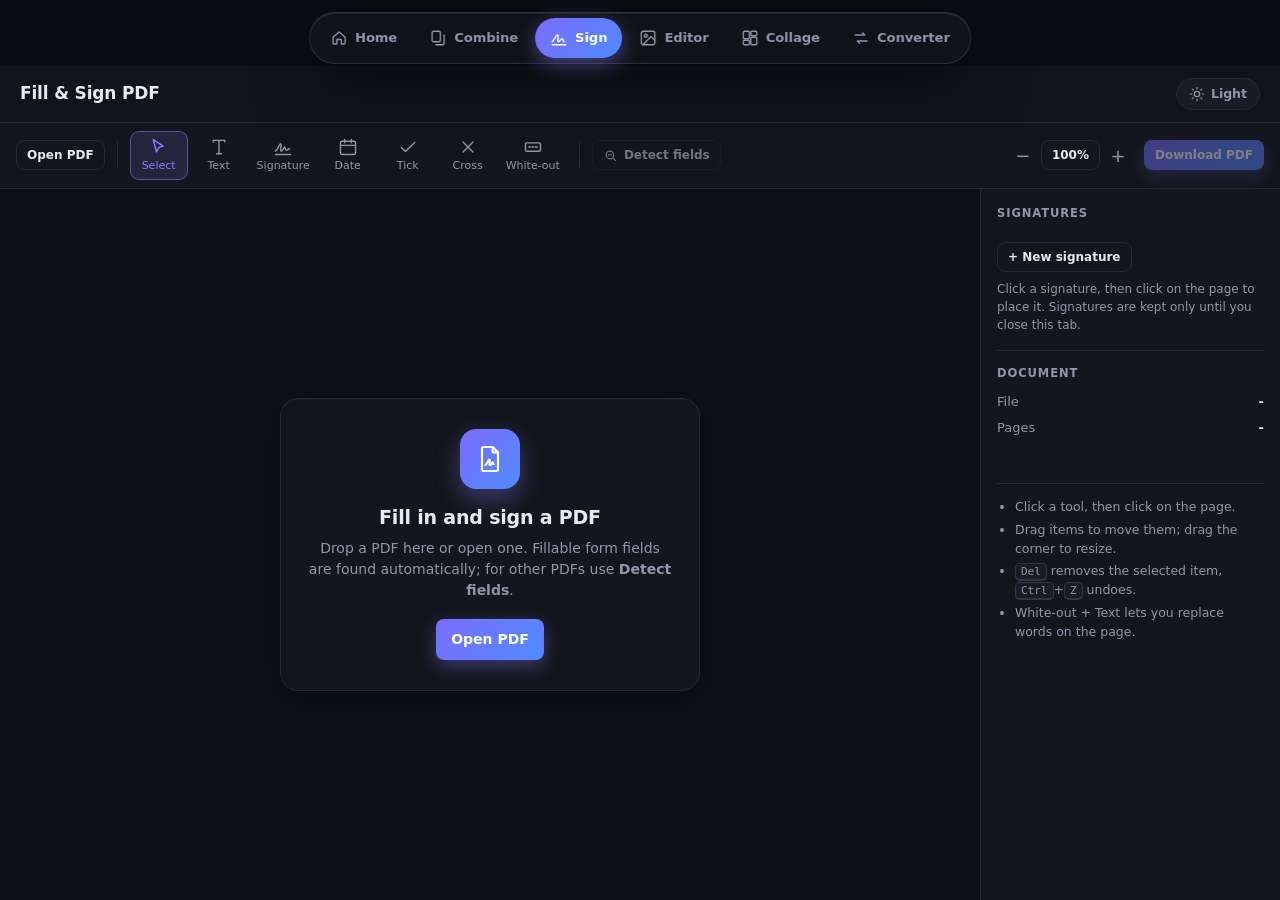
<file: sign.html>
<!doctype html>
<html lang="en">
<head>
  <meta charset="utf-8">
  <!-- Privacy: nothing may be loaded from or sent to the internet; everything ships with the app. -->
  <meta http-equiv="Content-Security-Policy" content="default-src 'none'; script-src 'self' blob:; worker-src 'self' blob:; style-src 'self' 'unsafe-inline'; img-src 'self' data: blob:; font-src 'self' data: blob:; connect-src 'self' data: blob:; media-src 'self' data: blob:; object-src 'none'; frame-src 'none'; base-uri 'none'; form-action 'none'">
  <meta name="referrer" content="no-referrer">
  <meta name="viewport" content="width=device-width, initial-scale=1">
  <title>Fill &amp; Sign PDF · Off the Clock Creative Suite</title>
  <meta name="description" content="Fill in PDF forms, detect fields and sign with a drawn, typed or uploaded signature, right in your browser. Nothing is uploaded.">
  <!-- brand-favicon -->
  <script src="js/theme.js"></script>
  <link rel="stylesheet" href="css/styles.css">
  <!-- brand-head -->
  <link rel="stylesheet" href="css/sign.css">
</head>
<body class="sign-page">
  <header class="topbar">
    <div class="brand">
      <!-- brand-logo -->
      <div>
        <h1>Fill &amp; Sign PDF</h1>
        <nav class="appnav" aria-label="Off the Clock Creative Suite">
          <a href="index.html">Home</a>
          <a href="pdf.html">Combine</a>
          <a href="sign.html" aria-current="page">Sign</a>
          <a href="editor.html">Editor</a>
          <a href="collage.html">Collage</a>
          <a href="converter.html">Converter</a>
          <!-- brand-nav -->
        </nav>
      </div>
    </div>
  </header>

  <div class="sign-toolbar" role="toolbar" aria-label="Tools">
    <button type="button" class="btn small" id="open-btn">Open PDF</button>
    <input type="file" id="open-input" accept="application/pdf,.pdf" hidden>
    <span class="tb-sep" aria-hidden="true"></span>
    <div class="tool-row" id="tool-row">
      <button type="button" class="stool" data-tool="select" aria-pressed="true" title="Select & move (V)">
        <svg viewBox="0 0 24 24"><path d="M5 3l12 8-5 1.5L9 18z"/></svg><span>Select</span>
      </button>
      <button type="button" class="stool" data-tool="text" title="Add text (T)">
        <svg viewBox="0 0 24 24"><path d="M5 6V4h14v2M12 4v16M9 20h6"/></svg><span>Text</span>
      </button>
      <button type="button" class="stool" data-tool="signature" title="Signature (S)">
        <svg viewBox="0 0 24 24"><path d="M3 17c3-1 4-9 6-9s-1 9 1 9 3-5 4-5 0 4 2 4 2-2 4-2M3 21h18"/></svg><span>Signature</span>
      </button>
      <button type="button" class="stool" data-tool="date" title="Today's date (D)">
        <svg viewBox="0 0 24 24"><rect x="3" y="5" width="18" height="16" rx="2"/><path d="M3 10h18M8 3v4M16 3v4"/></svg><span>Date</span>
      </button>
      <button type="button" class="stool" data-tool="check" title="Tick mark">
        <svg viewBox="0 0 24 24"><path d="M4 12.5l5 5L20 6.5"/></svg><span>Tick</span>
      </button>
      <button type="button" class="stool" data-tool="cross" title="Cross mark">
        <svg viewBox="0 0 24 24"><path d="M6 6l12 12M18 6L6 18"/></svg><span>Cross</span>
      </button>
      <button type="button" class="stool" data-tool="whiteout" title="White-out: cover existing content (W)">
        <svg viewBox="0 0 24 24"><rect x="3" y="7" width="18" height="10" rx="1.5"/><path d="M7 12h10" stroke-dasharray="2 2"/></svg><span>White-out</span>
      </button>
    </div>
    <span class="tb-sep" aria-hidden="true"></span>
    <button type="button" class="btn small" id="detect-btn" disabled title="Find blanks like Name: ____ and Signature: ____">
      <svg viewBox="0 0 24 24" class="btn-icon"><circle cx="11" cy="11" r="6"/><path d="M20 20l-4.5-4.5M8.5 11h5"/></svg>Detect fields
    </button>
    <div class="tb-right">
      <button type="button" class="icon-btn" id="zoom-out" aria-label="Zoom out">−</button>
      <button type="button" class="btn small ghost" id="zoom-fit" title="Fit width">100%</button>
      <button type="button" class="icon-btn" id="zoom-in" aria-label="Zoom in">+</button>
      <button type="button" class="btn small primary" id="download-btn" disabled>Download PDF</button>
    </div>
  </div>

  <main class="sign-layout">
    <section class="sign-stage" id="stage" aria-label="Document">
      <div class="sign-empty" id="empty-state">
        <div class="sign-empty-card">
          <div class="sign-empty-icon" aria-hidden="true">
            <svg viewBox="0 0 24 24"><path d="M7 3h7l4 4v13a1 1 0 01-1 1H7a1 1 0 01-1-1V4a1 1 0 011-1z"/><path d="M14 3v4h4"/><path d="M8.5 16.5c1.5-.5 2-4 3-4s-.5 4 .5 4 1.5-2 2-2 0 1.5 1 1.5"/></svg>
          </div>
          <h2>Fill in and sign a PDF</h2>
          <p>Drop a PDF here or open one. Fillable form fields are found automatically; for other PDFs use <strong>Detect fields</strong>.</p>
          <button type="button" class="btn primary" id="empty-open">Open PDF</button>
        </div>
      </div>
      <div class="pages" id="pages"></div>
    </section>

    <aside class="panel sign-side" aria-label="Details">
      <section class="side-block" id="sel-block" hidden>
        <h2 id="sel-title">Selected</h2>
        <div class="field-row" id="text-opts">
          <div class="field">
            <label for="opt-size">Size (pt)</label>
            <input type="number" id="opt-size" min="4" max="96" value="12">
          </div>
          <div class="field">
            <label for="opt-color">Colour</label>
            <input type="color" id="opt-color" value="#111111">
          </div>
        </div>
        <div class="chips">
          <button type="button" class="chip" id="opt-dup">Duplicate</button>
          <button type="button" class="chip danger" id="opt-delete">Delete</button>
        </div>
      </section>

      <section class="side-block">
        <h2>Signatures</h2>
        <div class="sig-list" id="sig-list"></div>
        <button type="button" class="btn small" id="new-sig">+ New signature</button>
        <p class="hint">Click a signature, then click on the page to place it. Signatures are kept only until you close this tab.</p>
      </section>

      <section class="side-block" id="fields-block" hidden>
        <h2>Form fields</h2>
        <p class="kv"><span>Fillable fields found</span><strong id="field-count">0</strong></p>
        <p class="kv"><span>Detected blanks</span><strong id="detect-count">0</strong></p>
        <label class="check-row"><input type="checkbox" id="flatten"> Lock the form after filling (flatten)</label>
      </section>

      <section class="side-block">
        <h2>Document</h2>
        <p class="kv"><span>File</span><strong id="doc-name">-</strong></p>
        <p class="kv"><span>Pages</span><strong id="doc-pages">-</strong></p>
        <p class="status" id="status" role="status" aria-live="polite"></p>
      </section>

      <ul class="tips">
        <li>Click a tool, then click on the page.</li>
        <li>Drag items to move them; drag the corner to resize.</li>
        <li><kbd>Del</kbd> removes the selected item, <kbd>Ctrl</kbd>+<kbd>Z</kbd> undoes.</li>
        <li>White-out + Text lets you replace words on the page.</li>
      </ul>
    </aside>
  </main>

  <!-- Signature maker -->
  <dialog id="sig-dialog" class="dialog sig-dialog">
    <form method="dialog">
      <h2>Create your signature</h2>
      <div class="tabs" role="tablist">
        <button type="button" class="tab" role="tab" data-tab="draw" aria-selected="true">Draw</button>
        <button type="button" class="tab" role="tab" data-tab="type" aria-selected="false">Type</button>
        <button type="button" class="tab" role="tab" data-tab="upload" aria-selected="false">Upload image</button>
      </div>

      <div class="tab-panel" data-panel="draw">
        <div class="sig-pad-wrap">
          <canvas id="sig-pad" width="1200" height="400" aria-label="Draw your signature here"></canvas>
          <span class="sig-line" aria-hidden="true"></span>
          <span class="sig-pad-hint" id="pad-hint">Sign here with your mouse, pen or finger</span>
        </div>
        <div class="sig-controls">
          <div class="swatch-row" role="radiogroup" aria-label="Ink colour">
            <button type="button" class="ink" data-ink="#111827" aria-checked="true" role="radio" style="--ink:#111827" aria-label="Black"></button>
            <button type="button" class="ink" data-ink="#1d3fb8" aria-checked="false" role="radio" style="--ink:#1d3fb8" aria-label="Blue"></button>
            <button type="button" class="ink" data-ink="#b91c1c" aria-checked="false" role="radio" style="--ink:#b91c1c" aria-label="Red"></button>
          </div>
          <label>Pen <input type="range" id="pen-width" min="2" max="14" value="5"></label>
          <button type="button" class="btn small ghost" id="pad-clear">Clear</button>
        </div>
      </div>

      <div class="tab-panel" data-panel="type" hidden>
        <div class="field">
          <label for="type-name">Your name</label>
          <input type="text" id="type-name" placeholder="Type your name" autocomplete="name">
        </div>
        <div class="type-styles" id="type-styles"></div>
      </div>

      <div class="tab-panel" data-panel="upload" hidden>
        <label class="dropzone small-drop" id="sig-drop">
          <input type="file" id="sig-file" accept="image/*">
          <strong>Choose a photo or scan of your signature</strong>
          <span>Dark ink on light paper works best</span>
        </label>
        <div class="upload-preview" id="upload-preview" hidden>
          <canvas id="upload-canvas"></canvas>
        </div>
        <div class="field" id="threshold-field" hidden>
          <label for="threshold">Remove background <output id="threshold-out">70%</output></label>
          <input type="range" id="threshold" min="30" max="95" value="70">
        </div>
      </div>

      <div class="dialog-actions">
        <button type="submit" class="btn primary" value="ok" id="sig-ok">Use signature</button>
        <button type="submit" class="btn ghost" value="cancel">Cancel</button>
      </div>
    </form>
  </dialog>

  <div class="toast" id="toast" role="status" aria-live="polite" hidden></div>

  <script src="js/vendor/pdf.min.js"></script>
  <script src="js/vendor/pdf.worker.min.js"></script>
  <script src="js/vendor/pdf-lib.min.js"></script>
  <script src="js/theme-toggle.js"></script>
  <script src="js/dock.js"></script>
  <script src="js/pdf/sign.js"></script>
</body>
</html>
</file>
<file: css/styles.css>
:root {
  /* Light theme */
  --bg: #f4f5f9;
  --bg-glow: rgba(99, 91, 255, 0.10);
  --panel: #ffffff;
  --panel-2: #f8f9fc;
  --border: #e3e6ee;
  --border-strong: #d3d7e2;
  --text: #151821;
  --muted: #667085;
  --accent: #5b4cf0;
  --accent-2: #3b82f6;
  --accent-soft: #efedff;
  --accent-text: #ffffff;
  --grad: linear-gradient(135deg, #6d5dfc 0%, #3b82f6 100%);
  --danger: #d9480f;
  --checker-a: #e8eaf0;
  --checker-b: #f8f9fb;
  --stage: #e9ebf1;
  --radius: 14px;
  --shadow: 0 1px 2px rgba(16, 24, 40, 0.05), 0 4px 14px rgba(16, 24, 40, 0.05);
  --shadow-lg: 0 18px 50px rgba(16, 24, 40, 0.16);
  color-scheme: light;
}

/* Dark theme (the default; see js/theme.js) */
:root[data-theme="dark"] {
  --bg: #0b0d12;
  --bg-glow: rgba(124, 108, 255, 0.16);
  --panel: #13161d;
  --panel-2: #181c25;
  --border: #242936;
  --border-strong: #2f3545;
  --text: #e8eaf0;
  --muted: #8e97aa;
  --accent: #8b7dff;
  --accent-2: #5b9dff;
  --accent-soft: rgba(139, 125, 255, 0.14);
  --accent-text: #ffffff;
  --grad: linear-gradient(135deg, #7c6cff 0%, #4f8bff 100%);
  --danger: #ff8a5c;
  --checker-a: #1c2029;
  --checker-b: #232835;
  --stage: #0e1016;
  --shadow: 0 1px 0 rgba(255, 255, 255, 0.03) inset, 0 8px 24px rgba(0, 0, 0, 0.35);
  --shadow-lg: 0 24px 60px rgba(0, 0, 0, 0.55);
  color-scheme: dark;
}

* { box-sizing: border-box; }

html, body { margin: 0; }

body {
  background: var(--bg);
  color: var(--text);
  font: 14px/1.5 Inter, "Segoe UI Variable Text", "Segoe UI", system-ui, -apple-system, Roboto, sans-serif;
  -webkit-font-smoothing: antialiased;
  min-height: 100vh;
  display: flex;
  flex-direction: column;
}

h1, h2 { margin: 0; font-weight: 650; letter-spacing: -0.01em; }
h1 { font-size: 17px; }
h2 { font-size: 11.5px; text-transform: uppercase; letter-spacing: 0.08em; color: var(--muted); font-weight: 650; }

button, input, select, textarea { font: inherit; color: inherit; }
::selection { background: color-mix(in srgb, var(--accent) 35%, transparent); }

/* Thin, theme-aware scrollbars */
* { scrollbar-width: thin; scrollbar-color: var(--border-strong) transparent; }
::-webkit-scrollbar { width: 10px; height: 10px; }
::-webkit-scrollbar-thumb { background: var(--border-strong); border-radius: 10px; border: 3px solid transparent; background-clip: padding-box; }
::-webkit-scrollbar-track { background: transparent; }

[hidden] { display: none !important; }

.muted { color: var(--muted); }

/* ---- top bar ---- */
.topbar {
  position: relative;
  display: flex;
  align-items: center;
  justify-content: space-between;
  gap: 12px;
  padding: 12px 20px;
  border-bottom: 1px solid var(--border);
  background: color-mix(in srgb, var(--panel) 88%, transparent);
  backdrop-filter: blur(10px);
}
.brand { display: flex; align-items: center; gap: 12px; }
.logo { color: var(--accent); display: inline-flex; border-radius: 9px; }
.logo svg rect { fill: url(#logo-grad) currentColor; }
.logo svg { filter: drop-shadow(0 4px 10px color-mix(in srgb, var(--accent) 40%, transparent)); }

/* Light/dark switch (added to every header by js/theme-toggle.js) */
.theme-toggle {
  display: inline-flex;
  align-items: center;
  gap: 6px;
  height: 32px;
  padding: 0 12px;
  border: 1px solid var(--border);
  border-radius: 999px;
  background: var(--panel-2);
  color: var(--muted);
  font-size: 12.5px;
  font-weight: 600;
  cursor: pointer;
  transition: color 0.15s, border-color 0.15s;
}
.theme-toggle:hover { color: var(--text); border-color: var(--border-strong); }
.theme-toggle svg { width: 16px; height: 16px; fill: none; stroke: currentColor; stroke-width: 1.8; stroke-linecap: round; stroke-linejoin: round; }
.home-page .theme-toggle { position: fixed; top: 16px; right: 16px; z-index: 5; }
.tagline { margin: 0; color: var(--muted); font-size: 13px; }

/* ---- layout ---- */
.layout {
  flex: 1;
  display: grid;
  grid-template-columns: 260px minmax(0, 1fr) 320px;
  gap: 16px;
  padding: 16px;
  align-items: start;
}

.panel {
  background: var(--panel);
  border: 1px solid var(--border);
  border-radius: var(--radius);
  box-shadow: var(--shadow);
  padding: 16px;
  min-width: 0;
}
.panel > h2, .panel-head { margin-bottom: 12px; }
.panel-head { display: flex; align-items: center; justify-content: space-between; gap: 8px; flex-wrap: wrap; }
.panel-head h2 { margin: 0; }
.section-title { margin: 20px 0 10px; }

@media (max-width: 1100px) {
  .layout { grid-template-columns: 240px minmax(0, 1fr); }
  .settings-panel { grid-column: 1 / -1; }
}
@media (max-width: 720px) {
  .layout { grid-template-columns: minmax(0, 1fr); padding: 12px 16px; }
  .topbar { padding: 12px 16px; }
}

/* ---- dropzone & file list ---- */
.dropzone {
  display: flex;
  flex-direction: column;
  align-items: center;
  gap: 4px;
  padding: 22px 12px;
  border: 1.5px dashed var(--border);
  border-radius: 10px;
  text-align: center;
  color: var(--muted);
  cursor: pointer;
  transition: border-color 0.15s, background 0.15s;
}
.dropzone strong { color: var(--text); }
.dropzone span { font-size: 12px; }
.dropzone:hover, .dropzone:focus-visible, .dropzone.over {
  border-color: var(--accent);
  background: var(--accent-soft);
  outline: none;
}
.dropzone input { display: none; }

.file-list, .result-list { list-style: none; margin: 12px 0 0; padding: 0; display: flex; flex-direction: column; gap: 4px; }

.file-item, .result-item {
  display: flex;
  align-items: center;
  gap: 6px;
  border-radius: 8px;
  border: 1px solid transparent;
}
.file-item.active { background: var(--accent-soft); border-color: var(--accent); }
.file-item.has-error .file-meta { color: var(--danger); }

.file-select {
  flex: 1;
  min-width: 0;
  display: flex;
  align-items: center;
  gap: 10px;
  padding: 6px;
  background: none;
  border: 0;
  text-align: left;
  cursor: pointer;
  border-radius: 8px;
}
.file-select:hover { background: var(--accent-soft); }

.thumb {
  width: 40px; height: 40px; flex: none;
  border-radius: 6px;
  overflow: hidden;
  display: grid; place-items: center;
  background: repeating-conic-gradient(var(--checker-a) 0 25%, var(--checker-b) 0 50%) 0 0 / 10px 10px;
}
.thumb img { max-width: 100%; max-height: 100%; display: block; }
.thumb-ph { font-size: 10px; text-transform: uppercase; color: var(--muted); font-weight: 600; }

.file-text { min-width: 0; flex: 1; display: flex; flex-direction: column; }
.file-name { white-space: nowrap; overflow: hidden; text-overflow: ellipsis; font-weight: 550; }
.file-meta { font-size: 12px; color: var(--muted); }

.icon-btn {
  flex: none;
  width: 28px; height: 28px;
  border: 0;
  border-radius: 6px;
  background: none;
  color: var(--muted);
  font-size: 18px;
  cursor: pointer;
}
.icon-btn:hover { background: var(--border); color: var(--text); }

.row { display: flex; align-items: center; }
.gap { gap: 8px; margin-top: 12px; }

/* ---- preview ---- */
.stage {
  position: relative;
  box-shadow: inset 0 0 0 1px color-mix(in srgb, var(--border) 60%, transparent);
  height: min(62vh, 640px);
  min-height: 280px;
  border-radius: 10px;
  border: 1px solid var(--border);
  background: repeating-conic-gradient(var(--checker-a) 0 25%, var(--checker-b) 0 50%) 0 0 / 20px 20px;
  display: grid;
  place-items: center;
  overflow: auto;
}
.stage.zoomed { place-items: start; }
.stage.zoomed canvas { margin: 16px; }
.stage canvas { display: block; box-shadow: 0 2px 12px rgba(0, 0, 0, 0.18); image-rendering: auto; }
.empty { text-align: center; color: var(--muted); padding: 24px; max-width: 360px; }
.empty p { margin: 4px 0; }
.empty strong { color: var(--text); }
.stage-caption { margin: 8px 0 0; font-size: 12px; color: var(--muted); min-height: 18px; }

.zoom { display: flex; align-items: center; gap: 4px; }
.zoom-level { font-size: 12px; color: var(--muted); min-width: 64px; text-align: right; }

.result-item { padding: 6px; border-color: var(--border); }
.badge {
  flex: none;
  min-width: 46px;
  padding: 4px 6px;
  border-radius: 6px;
  background: var(--accent-soft);
  color: var(--accent);
  font-size: 11px;
  font-weight: 700;
  text-align: center;
}

/* ---- settings ---- */
.settings-panel { display: flex; flex-direction: column; gap: 4px; }
details { border-bottom: 1px solid var(--border); padding: 4px 0 12px; }
details:last-of-type { border-bottom: 0; }
summary { list-style: none; cursor: pointer; padding: 8px 0; display: flex; align-items: center; justify-content: space-between; }
summary::-webkit-details-marker { display: none; }
summary::after { content: "▾"; color: var(--muted); transition: transform 0.15s; }
details:not([open]) summary::after { transform: rotate(-90deg); }

.info { width: 100%; border-collapse: collapse; font-size: 13px; }
.info th, .info td { padding: 4px 0; vertical-align: top; text-align: left; border-bottom: 1px solid var(--border); }
.info tr:last-child th, .info tr:last-child td { border-bottom: 0; }
.info th { color: var(--muted); font-weight: 500; width: 40%; padding-right: 8px; }
.info td { word-break: break-word; }
.info tr.warn td, .info tr.warn th { color: var(--danger); }

.format-grid { display: grid; grid-template-columns: repeat(4, 1fr); gap: 6px; }
.format-btn {
  padding: 8px 4px;
  border-radius: 8px;
  border: 1px solid var(--border);
  background: var(--panel);
  font-weight: 600;
  font-size: 13px;
  cursor: pointer;
}
.format-btn:hover:not(:disabled) { border-color: var(--accent); }
.format-btn[aria-checked="true"] { background: var(--grad); border-color: transparent; color: var(--accent-text); box-shadow: 0 4px 12px color-mix(in srgb, var(--accent) 30%, transparent); }
.format-btn:disabled { opacity: 0.4; cursor: not-allowed; }

.hint { margin: 8px 0 0; font-size: 12px; color: var(--muted); }

.field { display: flex; flex-direction: column; gap: 4px; margin-top: 12px; flex: 1; min-width: 0; }
.field label { font-size: 13px; font-weight: 550; display: flex; justify-content: space-between; }
.field output { color: var(--muted); font-weight: 500; }
.field-row { display: flex; gap: 10px; }
.field input[type="number"], .field select {
  width: 100%;
  padding: 7px 9px;
  border-radius: 8px;
  border: 1px solid var(--border);
  background: var(--panel);
}
.field input[type="color"] {
  width: 100%; height: 36px;
  padding: 2px;
  border-radius: 8px;
  border: 1px solid var(--border);
  background: var(--panel);
  cursor: pointer;
}
.field input[type="range"] { width: 100%; accent-color: var(--accent); }
input:focus-visible, select:focus-visible, button:focus-visible, a:focus-visible {
  outline: 2px solid var(--accent);
  outline-offset: 1px;
}

.chips { display: flex; flex-wrap: wrap; gap: 6px; margin-top: 10px; }
.chip {
  padding: 5px 10px;
  border-radius: 999px;
  border: 1px solid var(--border);
  background: var(--panel);
  font-size: 12px;
  cursor: pointer;
}
.chip:hover { border-color: var(--accent); }
.chip[aria-pressed="true"] { background: var(--accent-soft); border-color: var(--accent); color: var(--accent); }

.output-size { margin: 12px 0 0; font-size: 13px; }
.warn-text { color: var(--danger); }

.actions { display: flex; gap: 8px; margin-top: 12px; }
.actions .btn { flex: 1; }

.btn {
  display: inline-flex;
  align-items: center;
  justify-content: center;
  gap: 6px;
  padding: 9px 14px;
  border-radius: 8px;
  border: 1px solid var(--border);
  background: var(--panel);
  color: var(--text);
  font-weight: 600;
  text-decoration: none;
  cursor: pointer;
  white-space: nowrap;
}
.btn { transition: border-color 0.15s, background 0.15s, transform 0.1s, box-shadow 0.15s; }
.btn:hover:not(:disabled) { border-color: var(--border-strong); background: var(--panel-2); }
.btn:active:not(:disabled) { transform: translateY(1px); }
.btn:disabled { opacity: 0.45; cursor: not-allowed; }
.btn.primary {
  background: var(--grad);
  border-color: transparent;
  color: var(--accent-text);
  box-shadow: 0 6px 18px color-mix(in srgb, var(--accent) 35%, transparent);
}
.btn.primary:hover:not(:disabled) { background: var(--grad); filter: brightness(1.08); }
.btn.ghost { background: none; }
.btn.small { padding: 5px 10px; font-size: 12px; }

.status { margin: 10px 0 0; font-size: 13px; color: var(--muted); min-height: 20px; }
.status.error { color: var(--danger); }

.footer { padding: 12px 20px 20px; text-align: center; font-size: 12px; color: var(--muted); }

/* ---- app navigation (shared by converter and editor) ---- */
.appnav { display: flex; flex-wrap: wrap; gap: 2px 4px; margin-top: 2px; }
@media (max-width: 560px) { .appnav a { padding: 2px 8px; } .topbar { flex-wrap: wrap; } }
.appnav a {
  padding: 2px 10px;
  border-radius: 999px;
  color: var(--muted);
  text-decoration: none;
  font-size: 13px;
  font-weight: 550;
}
.appnav a:hover { color: var(--text); background: var(--accent-soft); }
.appnav a[aria-current="page"] { color: var(--accent); background: var(--accent-soft); }

/* ---- home screen ---- */
.home-page {
  justify-content: center;
  background:
    radial-gradient(900px 500px at 15% -10%, var(--bg-glow), transparent 60%),
    radial-gradient(800px 500px at 100% 110%, color-mix(in srgb, var(--accent-2) 14%, transparent), transparent 60%),
    var(--bg);
}
.home {
  width: 100%;
  max-width: 1320px;
  margin: 0 auto;
  padding: 48px 16px;
}
.home-head { text-align: center; margin-bottom: 36px; }
.home-head .logo { color: var(--accent); display: inline-flex; margin-bottom: 12px; }
.home-head h1 {
  font-size: 38px;
  letter-spacing: -0.02em;
  background: linear-gradient(180deg, var(--text), color-mix(in srgb, var(--text) 60%, var(--accent)));
  -webkit-background-clip: text;
  background-clip: text;
  color: transparent;
}
.home-head p { margin: 6px 0 0; color: var(--muted); font-size: 16px; }

.home-cards {
  display: grid;
  grid-template-columns: repeat(5, minmax(0, 1fr));
  gap: 16px;
}
@media (max-width: 1240px) { .home-cards { grid-template-columns: repeat(3, minmax(0, 1fr)); } }
@media (max-width: 900px) { .home-cards { grid-template-columns: repeat(2, minmax(0, 1fr)); } }
@media (max-width: 640px) { .home-cards { grid-template-columns: minmax(0, 1fr); } }

.home-card {
  position: relative;
  overflow: hidden;
  display: flex;
  flex-direction: column;
  gap: 10px;
  padding: 26px 22px;
  background: var(--panel);
  border: 1px solid var(--border);
  border-radius: 18px;
  box-shadow: var(--shadow);
  color: var(--text);
  text-decoration: none;
  transition: transform 0.15s, border-color 0.15s, box-shadow 0.15s;
}
.home-card::before {
  content: "";
  position: absolute;
  inset: 0;
  background: radial-gradient(400px 160px at 0% 0%, var(--accent-soft), transparent 70%);
  opacity: 0;
  transition: opacity 0.2s;
  pointer-events: none;
}
.home-card:hover, .home-card:focus-visible {
  transform: translateY(-4px);
  border-color: color-mix(in srgb, var(--accent) 55%, var(--border));
  box-shadow: var(--shadow-lg);
  outline: none;
}
.home-card:hover::before, .home-card:focus-visible::before { opacity: 1; }
.home-card > * { position: relative; }
.home-icon {
  width: 56px; height: 56px;
  display: grid; place-items: center;
  border-radius: 16px;
  background: var(--grad);
  color: #fff;
  box-shadow: 0 10px 24px color-mix(in srgb, var(--accent) 35%, transparent);
}
.home-icon svg { width: 30px; height: 30px; fill: none; stroke: currentColor; stroke-width: 1.7; stroke-linecap: round; stroke-linejoin: round; }
.home-card-title { font-size: 19px; font-weight: 700; margin-top: 4px; }
.home-card-text { color: var(--muted); flex: 1; }
.home-card-go { color: var(--accent); font-weight: 650; }
.home-note { text-align: center; color: var(--muted); font-size: 13px; margin-top: 32px; }

/* ---- shared toast ---- */
.toast {
  position: fixed;
  left: 50%;
  bottom: 22px;
  transform: translateX(-50%);
  z-index: 60;
  max-width: calc(100% - 32px);
  padding: 9px 16px;
  border-radius: 999px;
  background: rgba(17, 19, 26, 0.92);
  color: #fff;
  font-size: 13px;
  box-shadow: var(--shadow-lg);
  pointer-events: none;
}
kbd {
  font: 11px ui-monospace, SFMono-Regular, Menlo, monospace;
  padding: 1px 5px;
  border: 1px solid var(--border-strong);
  border-bottom-width: 2px;
  border-radius: 5px;
  background: var(--panel-2);
}

/* ---- dialogs (shared) ---- */
.dialog {
  width: min(440px, calc(100vw - 32px));
  border: 1px solid var(--border);
  border-radius: 16px;
  padding: 20px;
  background: var(--panel);
  color: var(--text);
  box-shadow: 0 20px 60px rgba(0, 0, 0, 0.3);
}
.dialog::backdrop { background: rgba(10, 12, 18, 0.5); }
.dialog h2 { font-size: 16px; text-transform: none; letter-spacing: 0; color: var(--text); margin-bottom: 10px; }
.dialog .format-grid { margin-top: 14px; }
/* The primary button comes first in the markup so Enter triggers it; show it on the right. */
.dialog-actions { display: flex; flex-direction: row-reverse; gap: 8px; margin-top: 20px; }

.field input[type="text"] {
  width: 100%;
  padding: 7px 9px;
  border-radius: 8px;
  border: 1px solid var(--border);
  background: var(--panel);
}
.home-link { margin-left: 8px; color: var(--accent); font-weight: 600; text-decoration: none; }
.home-link:hover { text-decoration: underline; }

/* ---- toggle switch (shared) ---- */
.switch { position: relative; display: inline-block; width: 38px; height: 22px; margin-top: 7px; }
.switch input { position: absolute; opacity: 0; width: 100%; height: 100%; margin: 0; cursor: pointer; }
.switch span {
  position: absolute; inset: 0;
  border-radius: 999px;
  background: var(--border);
  transition: background 0.15s;
  pointer-events: none;
}
.switch span::after {
  content: "";
  position: absolute; top: 3px; left: 3px;
  width: 16px; height: 16px;
  border-radius: 50%;
  background: #fff;
  transition: transform 0.15s;
}
.switch input:checked + span { background: var(--accent); }
.switch input:checked + span::after { transform: translateX(16px); }
.switch input:focus-visible + span { outline: 2px solid var(--accent); outline-offset: 2px; }

/* ---- floating tool switcher (js/dock.js) ---- */
body.has-dock { padding-top: 66px; }
.has-dock .appnav { display: none; }
.dock {
  position: fixed;
  top: 12px;
  left: 50%;
  z-index: 50;
  transform: translateX(-50%);
  display: flex;
  gap: 2px;
  padding: 5px;
  max-width: calc(100vw - 24px);
  border: 1px solid color-mix(in srgb, var(--border-strong) 85%, transparent);
  border-radius: 999px;
  background: color-mix(in srgb, var(--panel) 72%, transparent);
  backdrop-filter: blur(16px) saturate(1.4);
  -webkit-backdrop-filter: blur(16px) saturate(1.4);
  box-shadow: var(--shadow-lg), inset 0 1px 0 color-mix(in srgb, #fff 8%, transparent);
  animation: dock-in 0.5s cubic-bezier(0.2, 0.8, 0.2, 1) both;
}
@keyframes dock-in { from { opacity: 0; transform: translate(-50%, -16px); } }
.dock-glow {
  position: absolute;
  top: 5px;
  bottom: 5px;
  left: 0;
  border-radius: 999px;
  background: var(--grad);
  box-shadow: 0 6px 20px color-mix(in srgb, var(--accent) 45%, transparent);
  opacity: 0;
  transition: transform 0.35s cubic-bezier(0.3, 1.3, 0.5, 1), width 0.35s cubic-bezier(0.3, 1.3, 0.5, 1), opacity 0.2s;
  pointer-events: none;
}
.dock-btn {
  position: relative;
  display: inline-flex;
  align-items: center;
  gap: 7px;
  height: 40px;
  padding: 0 15px;
  border-radius: 999px;
  color: var(--muted);
  font-size: 13px;
  font-weight: 600;
  text-decoration: none;
  white-space: nowrap;
  transition: color 0.2s, transform 0.2s;
}
.dock-btn svg { width: 18px; height: 18px; flex: none; fill: none; stroke: currentColor; stroke-width: 1.8; stroke-linecap: round; stroke-linejoin: round; transition: transform 0.25s cubic-bezier(0.3, 1.5, 0.5, 1); }
.dock-btn:hover, .dock-btn:focus-visible, .dock-btn[aria-current="page"] { color: #fff; }
.dock-btn:hover svg { transform: translateY(-2px) scale(1.12); }
.dock-btn:focus-visible { outline: 2px solid var(--accent); outline-offset: 2px; }
.dock:hover .dock-btn[aria-current="page"]:not(:hover) { color: var(--muted); }
@media (max-width: 900px) {
  .dock-btn { padding: 0 12px; }
  .dock-btn span { display: none; }
}
@media (max-width: 420px) { .dock-btn { padding: 0 10px; height: 38px; } }
@media (max-width: 640px) { .home-page .theme-toggle { top: 70px; } }
@media (prefers-reduced-motion: reduce) { .dock, .dock-glow, .dock-btn svg { animation: none; transition: none; } }
</file>
<file: css/collage.css>
/* Collage Maker. Builds on the tokens and components in styles.css. */

.collage-page { height: 100vh; height: 100dvh; overflow: hidden; }
.collage-layout {
  flex: 1;
  min-height: 0;
  display: grid;
  grid-template-columns: 280px minmax(0, 1fr) 290px;
  gap: 16px;
  padding: 16px;
}
.collage-side { overflow-y: auto; min-height: 0; }
.collage-side > h2:first-child { margin-bottom: 12px; }
@media (max-width: 1100px) {
  .collage-page { height: auto; overflow: auto; }
  .collage-layout { grid-template-columns: minmax(0, 1fr); }
  .collage-stage-wrap { order: -1; }
  .collage-stage { height: 70vh; }
}

.photo-strip { display: grid; grid-template-columns: repeat(4, 1fr); gap: 6px; margin-top: 12px; }
.strip-item {
  position: relative;
  aspect-ratio: 1;
  border-radius: 8px;
  overflow: hidden;
  border: 2px solid transparent;
  background: var(--panel-2);
  cursor: grab;
}
.strip-item img { width: 100%; height: 100%; object-fit: cover; display: block; }
.strip-item.used { border-color: color-mix(in srgb, var(--accent) 70%, transparent); }
.strip-item:not(.used) img { opacity: 0.75; }
.strip-x {
  position: absolute;
  top: 3px;
  right: 3px;
  width: 18px;
  height: 18px;
  display: none;
  border: 0;
  border-radius: 50%;
  background: rgba(15, 17, 24, 0.8);
  color: #fff;
  font-size: 11px;
  cursor: pointer;
}
.strip-item:hover .strip-x { display: block; }

.layout-filter { display: flex; flex-wrap: wrap; gap: 4px; margin-bottom: 10px; }
.layout-filter .chip[aria-pressed="true"] { background: var(--accent-soft); border-color: var(--accent); color: var(--accent); }
.layout-grid { display: grid; grid-template-columns: repeat(4, 1fr); gap: 8px; }
.layout-btn {
  position: relative;
  aspect-ratio: 1;
  padding: 6px;
  border: 1px solid var(--border);
  border-radius: 10px;
  background: var(--panel-2);
  color: var(--muted);
  cursor: pointer;
}
.layout-btn svg { width: 100%; height: 100%; display: block; }
.layout-btn rect { fill: currentColor; opacity: 0.55; }
.layout-btn span { position: absolute; right: 4px; bottom: 2px; font-size: 9px; font-weight: 700; opacity: 0.7; }
.layout-btn:hover { border-color: var(--border-strong); color: var(--text); }
.layout-btn[aria-checked="true"] { border-color: var(--accent); color: var(--accent); background: var(--accent-soft); }
.layout-btn[aria-checked="true"] rect { opacity: 0.9; }

.collage-stage-wrap { min-width: 0; min-height: 0; display: flex; flex-direction: column; }
.collage-stage {
  flex: 1;
  min-height: 0;
  display: grid;
  place-items: center;
  border-radius: var(--radius);
  border: 1px solid var(--border);
  background: repeating-conic-gradient(var(--checker-a) 0 25%, var(--checker-b) 0 50%) 0 0 / 20px 20px;
  overflow: hidden;
}
.collage-stage canvas { display: block; box-shadow: 0 6px 30px rgba(0, 0, 0, 0.28); cursor: grab; touch-action: none; }

.format-grid.compact { grid-template-columns: repeat(4, 1fr); }
.export-btn { width: 100%; margin-top: 14px; padding: 11px; }
.collage-side .field input[type="text"] { width: 100%; }
</file>
<file: css/editor.css>
/* Image Editor layout. Builds on the tokens and components in styles.css. */

.editor-page {
  height: 100vh;
  height: 100dvh;
  overflow: hidden;
}

.editor-topbar {
  display: flex;
  align-items: center;
  justify-content: space-between;
  gap: 12px;
  flex-wrap: wrap;
  padding: 10px 16px;
}

.menu { display: flex; align-items: center; gap: 6px; flex-wrap: wrap; }
.menu-sep { width: 1px; height: 22px; background: var(--border); margin: 0 4px; }

/* ---- options bar ---- */
.optionsbar {
  display: flex;
  align-items: center;
  gap: 16px;
  min-height: 46px;
  padding: 6px 16px;
  background: var(--panel);
  border-bottom: 1px solid var(--border);
  font-size: 13px;
  overflow-x: auto;
}
.opt-group { display: flex; align-items: center; gap: 14px; white-space: nowrap; }
.opt-group label { display: flex; align-items: center; gap: 6px; }
.opt-group input[type="range"] { width: 110px; accent-color: var(--accent); }
.opt-group output { min-width: 34px; color: var(--muted); }
.opt-hint { color: var(--muted); }
.opt-right { margin-left: auto; display: flex; align-items: center; gap: 4px; }

.swatches { display: flex; align-items: center; gap: 2px; margin-right: 8px; }
.swatches input[type="color"] {
  width: 30px; height: 28px;
  padding: 2px;
  border: 1px solid var(--border);
  border-radius: 7px;
  background: var(--panel);
  cursor: pointer;
}

.swatches .swap { width: 24px; height: 24px; font-size: 14px; }
.opt-group input[type="number"] {
  width: 60px;
  padding: 4px 6px;
  border: 1px solid var(--border);
  border-radius: 6px;
  background: var(--panel);
}
.opt-group select {
  padding: 4px 6px;
  border: 1px solid var(--border);
  border-radius: 6px;
  background: var(--panel);
}

/* ---- main area ---- */
.editor {
  flex: 1;
  min-height: 0;
  display: grid;
  grid-template-columns: 68px minmax(0, 1fr) 310px;
}

.toolbar {
  display: flex;
  flex-direction: column;
  gap: 4px;
  padding: 8px 6px;
  background: var(--panel);
  border-right: 1px solid var(--border);
  overflow-y: auto;
}
.tool {
  display: flex;
  flex-direction: column;
  align-items: center;
  gap: 2px;
  padding: 7px 2px 5px;
  border: 1px solid transparent;
  border-radius: 10px;
  background: none;
  cursor: pointer;
  font-size: 10.5px;
  color: var(--muted);
}
.tool svg {
  width: 22px; height: 22px;
  fill: none;
  stroke: currentColor;
  stroke-width: 1.7;
  stroke-linecap: round;
  stroke-linejoin: round;
}
.tool:hover { background: var(--accent-soft); color: var(--text); }
.tool[aria-pressed="true"] { background: var(--accent-soft); border-color: color-mix(in srgb, var(--accent) 55%, transparent); color: var(--accent); box-shadow: 0 4px 14px color-mix(in srgb, var(--accent) 18%, transparent); }
.tool { position: relative; }
.flyout-mark {
  position: absolute;
  right: 3px;
  bottom: 3px;
  width: 0;
  height: 0;
  border-left: 6px solid transparent;
  border-bottom: 6px solid currentColor;
  opacity: 0.55;
  cursor: pointer;
}
.flyout-mark::after { content: ""; position: absolute; right: -4px; bottom: -10px; width: 14px; height: 14px; } /* bigger hit area */

.flyout {
  position: fixed;
  z-index: 50;
  min-width: 220px;
  padding: 5px;
  background: var(--panel);
  border: 1px solid var(--border);
  border-radius: 10px;
  box-shadow: 0 12px 32px rgba(0, 0, 0, 0.22);
}
.flyout-item {
  display: flex;
  align-items: center;
  gap: 9px;
  width: 100%;
  padding: 7px 9px;
  border: 0;
  border-radius: 7px;
  background: none;
  text-align: left;
  cursor: pointer;
  font-size: 13px;
}
.flyout-item:hover, .flyout-item:focus-visible { background: var(--accent-soft); outline: none; }
.flyout-item[aria-checked="true"] { color: var(--accent); font-weight: 600; }
.flyout-item svg { width: 18px; height: 18px; fill: none; stroke: currentColor; stroke-width: 1.7; stroke-linecap: round; stroke-linejoin: round; flex: none; }
.flyout-item .check { width: 10px; font-size: 8px; flex: none; }
.flyout-name { flex: 1; }
.flyout-item kbd {
  font: 11px ui-monospace, monospace;
  color: var(--muted);
  border: 1px solid var(--border);
  border-radius: 4px;
  padding: 0 5px;
}

.stage-wrap {
  position: relative;
  min-width: 0;
  min-height: 0;
  overflow: hidden;
  background: var(--stage);
  touch-action: none;
}
.stage-wrap canvas { position: absolute; inset: 0; display: block; }
.stage-wrap[data-tool="move"] canvas { cursor: default; }
.stage-wrap[data-tool="brush"] canvas,
.stage-wrap[data-tool="pencil"] canvas,
.stage-wrap[data-tool="spray"] canvas,
.stage-wrap[data-tool="eraser"] canvas,
.stage-wrap[data-tool="bucket"] canvas,
.stage-wrap[data-tool="magic-eraser"] canvas,
.stage-wrap[data-tool="gradient"] canvas { cursor: crosshair; }
.stage-wrap[data-tool="text"] canvas,
.stage-wrap[data-tool="text-vertical"] canvas { cursor: text; }
.stage-wrap[data-tool="zoom"] canvas { cursor: zoom-in; }
.stage-wrap[data-tool="rect"] canvas,
.stage-wrap[data-tool="ellipse"] canvas,
.stage-wrap[data-tool="line"] canvas,
.stage-wrap[data-tool="triangle"] canvas,
.stage-wrap[data-tool="star"] canvas,
.stage-wrap[data-tool="crop"] canvas,
.stage-wrap[data-tool="eyedropper"] canvas { cursor: crosshair; }
.stage-wrap[data-tool="hand"] canvas,
.stage-wrap.space-pan canvas { cursor: grab; }
.stage-wrap.panning canvas { cursor: grabbing; }
.stage-wrap.drop-hover::after {
  content: "Drop to add as a layer";
  position: absolute;
  inset: 12px;
  display: grid;
  place-items: center;
  border: 2px dashed var(--accent);
  border-radius: 14px;
  background: color-mix(in srgb, var(--accent) 10%, transparent);
  color: var(--accent);
  font-weight: 650;
  pointer-events: none;
}

.start {
  position: absolute;
  inset: 0;
  display: grid;
  place-items: center;
  padding: 16px;
}
.start-card {
  max-width: 380px;
  text-align: center;
  background: var(--panel);
  border: 1px solid var(--border);
  border-radius: 16px;
  padding: 28px 24px;
  box-shadow: var(--shadow);
}
.start-card h2 { font-size: 18px; text-transform: none; letter-spacing: 0; color: var(--text); margin-bottom: 6px; }
.start-card p { margin: 6px 0; color: var(--muted); }
.start-actions { display: flex; gap: 8px; justify-content: center; flex-wrap: wrap; margin: 16px 0 10px; }
.small { font-size: 12px; }

.toast {
  position: absolute;
  left: 50%;
  bottom: 18px;
  transform: translateX(-50%);
  max-width: calc(100% - 32px);
  padding: 8px 14px;
  border-radius: 999px;
  background: rgba(17, 19, 26, 0.88);
  color: #fff;
  font-size: 13px;
  pointer-events: none;
}

.sel-actions { gap: 6px; padding-left: 12px; border-left: 1px solid var(--border); }
.stage-wrap[data-tool="marquee-rect"] canvas,
.stage-wrap[data-tool="marquee-ellipse"] canvas,
.stage-wrap[data-tool="lasso"] canvas,
.stage-wrap[data-tool="wand"] canvas { cursor: crosshair; }

.busy {
  position: absolute;
  inset: 0;
  z-index: 5;
  display: flex;
  align-items: center;
  justify-content: center;
  gap: 10px;
  background: rgba(10, 12, 18, 0.35);
  color: #fff;
  font-weight: 600;
  cursor: progress;
}
.spinner {
  width: 22px; height: 22px;
  border: 3px solid rgba(255, 255, 255, 0.35);
  border-top-color: #fff;
  border-radius: 50%;
  animation: spin 0.8s linear infinite;
}
@keyframes spin { to { transform: rotate(360deg); } }

/* On-canvas text editing: a textarea laid exactly over the text layer. */
.text-editor {
  position: absolute;
  left: 0;
  top: 0;
  transform-origin: 0 0;
  margin: 0;
  border: 0;
  outline: 1px dashed var(--accent);
  outline-offset: 0;
  background: transparent;
  resize: none;
  overflow: hidden;
  white-space: pre;
  z-index: 2;
}
.text-editor::selection { background: rgba(79, 70, 229, 0.35); }
.text-editor.vertical { writing-mode: vertical-rl; text-orientation: upright; }

/* ---- side panel ---- */
.side {
  display: flex;
  flex-direction: column;
  min-height: 0;
  overflow-y: auto;
  background: var(--panel);
  border-left: 1px solid var(--border);
}
.side-section { padding: 2px 14px 12px; border-bottom: 1px solid var(--border); }
.side-section:last-child { border-bottom: 0; }
.side-section h2 { white-space: nowrap; overflow: hidden; text-overflow: ellipsis; }
.side .field { margin-top: 10px; }
.side .field.compact { margin-top: 6px; gap: 0; }
.side .field.compact label { font-weight: 500; font-size: 12px; }
.field.narrow { flex: 0 0 52px; }
.field textarea {
  width: 100%;
  resize: vertical;
  padding: 7px 9px;
  border-radius: 8px;
  border: 1px solid var(--border);
  background: var(--panel);
  font: inherit;
  color: inherit;
}
.field input[type="text"] {
  width: 100%;
  padding: 7px 9px;
  border-radius: 8px;
  border: 1px solid var(--border);
  background: var(--panel);
}
.kv { display: flex; justify-content: space-between; margin: 4px 0 0; font-size: 13px; }
.kv span { color: var(--muted); }


.presets { display: flex; flex-wrap: wrap; gap: 6px; margin-bottom: 4px; }
#adjust-reset { margin-top: 10px; }

/* ---- layers ---- */
.layers-section { flex: none; }
.layer-list { max-height: 228px; overflow-y: auto; }
.layers-head { display: flex; align-items: center; justify-content: space-between; padding: 10px 0 6px; }
.layer-tools { display: flex; gap: 2px; }
.layer-tools .icon-btn { width: 28px; height: 28px; font-size: 15px; }
.layer-tools .icon-btn:disabled { opacity: 0.35; cursor: not-allowed; background: none; }

.layer-list { list-style: none; margin: 0; padding: 0; display: flex; flex-direction: column; gap: 3px; }
.layer {
  display: flex;
  align-items: center;
  gap: 8px;
  padding: 5px 6px;
  border-radius: 8px;
  border: 1px solid transparent;
  cursor: pointer;
  user-select: none;
}
.layer:hover { background: var(--accent-soft); }
.layer.active { background: var(--accent-soft); border-color: var(--accent); }
.layer.hidden-layer .layer-thumb, .layer.hidden-layer .layer-text { opacity: 0.45; }
.layer.dragging { opacity: 0.4; }
.layer.drop-target { border-color: var(--accent); border-style: dashed; }

.eye {
  flex: none;
  width: 26px; height: 26px;
  display: grid; place-items: center;
  border: 0; border-radius: 6px;
  background: none;
  color: var(--muted);
  cursor: pointer;
}
.eye:hover { background: var(--border); color: var(--text); }
.eye svg { width: 16px; height: 16px; fill: none; stroke: currentColor; stroke-width: 1.8; stroke-linecap: round; stroke-linejoin: round; }

.layer-thumb {
  flex: none;
  width: 40px; height: 40px;
  border-radius: 6px;
  border: 1px solid var(--border);
  display: grid; place-items: center;
  overflow: hidden;
  background: repeating-conic-gradient(var(--checker-a) 0 25%, var(--checker-b) 0 50%) 0 0 / 8px 8px;
}
.layer-thumb canvas { max-width: 36px; max-height: 36px; display: block; }
.layer-text { min-width: 0; flex: 1; display: flex; flex-direction: column; }
.layer-name { font-weight: 550; white-space: nowrap; overflow: hidden; text-overflow: ellipsis; }
.layer-meta { font-size: 11px; color: var(--muted); }
.rename { width: 100%; padding: 2px 4px; border: 1px solid var(--accent); border-radius: 4px; background: var(--panel); }

/* ---- responsive ---- */
@media (max-width: 980px) {
  .editor { grid-template-columns: 60px minmax(0, 1fr) 270px; }
  .menu .ghost { padding: 5px 8px; }
}
@media (max-width: 760px) {
  .editor-page { height: auto; overflow: auto; }
  .editor { grid-template-columns: minmax(0, 1fr); grid-template-rows: auto 65vh auto; }
  .toolbar { flex-direction: row; overflow-x: auto; border-right: 0; border-bottom: 1px solid var(--border); }
  .tool { min-width: 54px; }
  .side { border-left: 0; overflow: visible; }
  .menu-sep { display: none; }
}

/* Right-click brush style menu (js/editor/brushes.js) */
.brush-menu {
  position: fixed;
  z-index: 60;
  width: 232px;
  padding: 6px;
  background: var(--panel);
  border: 1px solid var(--border);
  border-radius: 12px;
  box-shadow: 0 14px 36px rgba(0, 0, 0, 0.3);
}
.brush-menu-title { padding: 4px 8px 6px; color: var(--muted); font-size: 11px; font-weight: 700; letter-spacing: 0.08em; text-transform: uppercase; }
.brush-item {
  display: block;
  width: 100%;
  padding: 6px 9px 4px;
  border: 1px solid transparent;
  border-radius: 8px;
  background: none;
  color: var(--text);
  text-align: left;
  cursor: pointer;
  font-size: 12.5px;
}
.brush-item:hover, .brush-item:focus-visible { background: var(--accent-soft); outline: none; }
.brush-item[aria-checked="true"] { border-color: var(--accent); background: var(--accent-soft); color: var(--accent); font-weight: 600; }
.brush-name { display: block; }
.brush-preview { display: block; width: 100%; height: 30px; margin-top: 1px; }
.brush-slider { display: block; padding: 6px 9px 0; font-size: 12px; color: var(--muted); }
.brush-slider input { display: block; width: 100%; margin-top: 3px; }
.brush-slider output { color: var(--text); font-weight: 600; }

.sel-strength { display: inline-flex; align-items: center; gap: 6px; color: var(--muted); font-size: 12px; }
.sel-strength input { width: 90px; }

/* Layer effects */
.fx-block { margin: 12px 0 4px; padding-top: 10px; border-top: 1px solid var(--border); }
.fx-head { display: flex; align-items: center; gap: 10px; margin: 6px 0; font-size: 13px; }
.fx-body { margin: 2px 0 10px 4px; padding: 8px 10px; border-left: 2px solid var(--accent-soft); }
</file>
<file: css/pdf.css>
/* File combination page. Builds on the tokens and components in styles.css. */

:root { --thumb: 160px; }

.pdf-layout {
  flex: 1;
  display: grid;
  grid-template-columns: 270px minmax(0, 1fr) 290px;
  gap: 16px;
  padding: 16px;
  align-items: start;
}
@media (max-width: 1150px) {
  .pdf-layout { grid-template-columns: 250px minmax(0, 1fr); }
  .pdf-output { grid-column: 1 / -1; }
}
@media (max-width: 760px) {
  .pdf-layout { grid-template-columns: minmax(0, 1fr); padding: 12px 16px; }
}

.pdf-files, .pdf-output { position: sticky; top: 16px; }
@media (max-width: 1150px) { .pdf-output { position: static; } }
@media (max-width: 760px) { .pdf-files { position: static; } }
.pdf-files > h2, .pdf-output > h2 { margin-bottom: 12px; }

/* ---- files ---- */
.pdf-file-list { list-style: none; margin: 12px 0 0; padding: 0; display: flex; flex-direction: column; gap: 6px; }
.pdf-file {
  display: flex;
  align-items: center;
  gap: 10px;
  padding: 8px 6px 8px 10px;
  border: 1px solid var(--border);
  border-radius: 10px;
  background: var(--panel-2);
}
.file-dot { flex: none; width: 10px; height: 10px; border-radius: 50%; background: var(--file-color, var(--accent)); box-shadow: 0 0 0 3px color-mix(in srgb, var(--file-color, var(--accent)) 22%, transparent); }

/* ---- pages panel ---- */
.pdf-pages { min-height: 70vh; display: flex; flex-direction: column; }
.pages-toolbar {
  display: flex;
  align-items: center;
  justify-content: space-between;
  gap: 10px;
  flex-wrap: wrap;
  padding-bottom: 12px;
  margin-bottom: 4px;
  border-bottom: 1px solid var(--border);
}
.pages-toolbar .count { color: var(--muted); font-weight: 500; letter-spacing: 0; }
.pages-actions { display: flex; align-items: center; gap: 4px; flex-wrap: wrap; }
.pages-actions .icon-btn { width: 32px; height: 32px; font-size: 16px; border: 1px solid transparent; }
.pages-actions .icon-btn:hover:not(:disabled) { border-color: var(--border); background: var(--panel-2); }
.pages-actions .icon-btn:disabled { opacity: 0.35; cursor: not-allowed; }
.pages-actions .icon-btn.danger:hover:not(:disabled) { color: var(--danger); }
.tb-sep { width: 1px; height: 20px; background: var(--border); margin: 0 6px; }
.thumb-size { display: inline-flex; align-items: center; gap: 6px; margin-left: 8px; color: var(--muted); }
.thumb-size svg { width: 16px; height: 16px; fill: none; stroke: currentColor; stroke-width: 1.7; }
.thumb-size input { width: 90px; accent-color: var(--accent); }

.page-grid-wrap { flex: 1; position: relative; padding: 14px 2px 6px; }
.page-grid {
  list-style: none;
  margin: 0;
  padding: 0;
  display: grid;
  grid-template-columns: repeat(auto-fill, minmax(var(--thumb), 1fr));
  gap: 18px 16px;
}

.page-card {
  position: relative;
  display: flex;
  flex-direction: column;
  gap: 8px;
  padding: 10px;
  border: 1px solid transparent;
  border-radius: 14px;
  cursor: grab;
  outline: none;
  transition: background 0.15s, border-color 0.15s, transform 0.15s;
}
.page-card:hover { background: var(--panel-2); }
.page-card:focus-visible { border-color: var(--accent); }
.page-card.selected {
  background: var(--accent-soft);
  border-color: color-mix(in srgb, var(--accent) 60%, transparent);
}
.page-card.dragging { opacity: 0.35; transform: scale(0.97); }

.page-thumb {
  position: relative;
  aspect-ratio: 1 / 1.15;
  display: grid;
  place-items: center;
  border-radius: 10px;
  background: color-mix(in srgb, var(--file-color) 8%, var(--panel-2));
  border-top: 3px solid var(--file-color);
  overflow: hidden;
}
.page-paper {
  display: grid;
  place-items: center;
  width: 82%;
  height: 82%;
  transition: transform 0.25s ease;
}
.page-paper canvas {
  max-width: 100%;
  max-height: 100%;
  display: block;
  background: #fff;
  border-radius: 2px;
  box-shadow: 0 1px 2px rgba(0, 0, 0, 0.2), 0 6px 18px rgba(0, 0, 0, 0.18);
}
/* A page turned sideways must fit the box by its other side. */
.page-paper.sideways canvas { max-width: 82%; max-height: 82%; }
.thumb-loading {
  width: 60%;
  aspect-ratio: 1 / 1.3;
  border-radius: 3px;
  background: linear-gradient(90deg, var(--border) 25%, var(--panel-2) 50%, var(--border) 75%);
  background-size: 200% 100%;
  animation: shimmer 1.2s infinite;
}
@keyframes shimmer { to { background-position: -200% 0; } }

.page-num {
  position: absolute;
  left: 8px;
  bottom: 8px;
  min-width: 24px;
  padding: 1px 7px;
  border-radius: 999px;
  background: rgba(15, 17, 24, 0.78);
  color: #fff;
  font-size: 11.5px;
  font-weight: 700;
  text-align: center;
}
.page-hover {
  position: absolute;
  top: 8px;
  right: 8px;
  display: flex;
  gap: 4px;
  opacity: 0;
  transition: opacity 0.15s;
}
.page-card:hover .page-hover, .page-card:focus-within .page-hover { opacity: 1; }
.mini {
  width: 26px; height: 26px;
  border: 0;
  border-radius: 7px;
  background: rgba(15, 17, 24, 0.78);
  color: #fff;
  font-size: 14px;
  cursor: pointer;
}
.mini:hover { background: var(--accent); }
@media (hover: none) { .page-hover { opacity: 1; } }

.page-caption { display: flex; align-items: center; gap: 7px; min-width: 0; padding: 0 2px; font-size: 12px; color: var(--muted); }
.page-caption .file-dot { width: 8px; height: 8px; box-shadow: none; }
.page-src { white-space: nowrap; overflow: hidden; text-overflow: ellipsis; }

.drop-marker {
  width: 4px;
  margin: 0 -10px;
  border-radius: 4px;
  background: var(--grad);
  box-shadow: 0 0 12px color-mix(in srgb, var(--accent) 60%, transparent);
  justify-self: center;
  pointer-events: none;
}
.drag-ghost {
  position: fixed;
  top: -100px;
  padding: 6px 12px;
  border-radius: 999px;
  background: var(--accent);
  color: #fff;
  font-weight: 700;
  font-size: 13px;
}

.selection-bar { margin: 8px 0 0; min-height: 20px; color: var(--muted); font-size: 13px; }

.pdf-empty {
  display: flex;
  flex-direction: column;
  align-items: center;
  justify-content: center;
  text-align: center;
  min-height: 52vh;
  color: var(--muted);
  padding: 24px;
}
.pdf-empty p { margin: 4px 0; max-width: 420px; }
.pdf-empty strong { color: var(--text); font-size: 15px; }
.pdf-empty-art { position: relative; width: 120px; height: 110px; margin-bottom: 18px; }
.pdf-empty-art span {
  position: absolute;
  width: 62px;
  height: 80px;
  border-radius: 6px;
  background: var(--panel-2);
  border: 1px solid var(--border-strong);
  box-shadow: var(--shadow);
}
.pdf-empty-art span:nth-child(1) { left: 0; top: 18px; transform: rotate(-10deg); border-top: 4px solid #6366f1; }
.pdf-empty-art span:nth-child(2) { left: 29px; top: 4px; border-top: 4px solid #10b981; z-index: 1; }
.pdf-empty-art span:nth-child(3) { left: 58px; top: 18px; transform: rotate(10deg); border-top: 4px solid #f59e0b; }

body.file-hover .pdf-pages { outline: 2px dashed var(--accent); outline-offset: -2px; }

/* ---- output panel ---- */
.summary { display: grid; grid-template-columns: 1fr 1fr; gap: 10px; }
.summary div {
  display: flex;
  flex-direction: column;
  padding: 12px;
  border: 1px solid var(--border);
  border-radius: 12px;
  background: var(--panel-2);
}
.summary strong { font-size: 24px; line-height: 1.1; }
.summary span { color: var(--muted); font-size: 12px; }
.pdf-output .field input[type="text"] {
  width: 100%;
  padding: 7px 9px;
  border-radius: 8px;
  border: 1px solid var(--border);
  background: var(--panel);
}
.out-actions { display: flex; flex-direction: column; gap: 8px; margin-top: 16px; }
.out-actions .btn { width: 100%; padding: 11px 14px; }
.tips { margin: 14px 0 0; padding: 12px 0 0 18px; border-top: 1px solid var(--border); color: var(--muted); font-size: 12.5px; }
.tips li { margin: 4px 0; }

/* ---- preview ---- */
.preview-dialog {
  width: min(1000px, calc(100vw - 32px));
  max-height: calc(100vh - 32px);
  padding: 0;
  border: 1px solid var(--border);
  border-radius: 16px;
  background: var(--panel);
  color: var(--text);
  box-shadow: var(--shadow-lg);
}
.preview-dialog::backdrop { background: rgba(5, 6, 10, 0.7); backdrop-filter: blur(3px); }
.preview-head { display: flex; align-items: center; justify-content: space-between; gap: 10px; padding: 10px 12px 10px 16px; border-bottom: 1px solid var(--border); }
.preview-head strong { white-space: nowrap; overflow: hidden; text-overflow: ellipsis; }
.preview-nav { display: flex; gap: 4px; }
.preview-nav .icon-btn { font-size: 20px; }
.preview-body { display: grid; place-items: center; padding: 16px; background: var(--stage); max-height: calc(100vh - 100px); overflow: auto; }
.preview-body canvas { max-width: 100%; max-height: calc(100vh - 140px); background: #fff; box-shadow: var(--shadow-lg); }
</file>
<file: css/sign.css>
/* Handwriting fonts for typed signatures, bundled under the SIL Open Font License (see fonts/). */
@font-face { font-family: "OTC Dancing"; src: url("../fonts/dancing-script.woff2") format("woff2"); font-display: swap; }
@font-face { font-family: "OTC Vibes"; src: url("../fonts/great-vibes.woff2") format("woff2"); font-display: swap; }
@font-face { font-family: "OTC Caveat"; src: url("../fonts/caveat.woff2") format("woff2"); font-display: swap; }
@font-face { font-family: "OTC Allura"; src: url("../fonts/allura.woff2") format("woff2"); font-display: swap; }

/* Fill & Sign page. Builds on the tokens and components in styles.css. */

.sign-page { height: 100vh; height: 100dvh; overflow: hidden; }

.sign-toolbar {
  display: flex;
  align-items: center;
  gap: 8px;
  padding: 8px 16px;
  background: var(--panel);
  border-bottom: 1px solid var(--border);
  overflow-x: auto;
}
.sign-toolbar .tb-sep { width: 1px; height: 28px; background: var(--border); margin: 0 4px; flex: none; }
.tool-row { display: flex; gap: 2px; }
.stool {
  display: flex;
  flex-direction: column;
  align-items: center;
  gap: 1px;
  min-width: 58px;
  padding: 5px 6px 4px;
  border: 1px solid transparent;
  border-radius: 9px;
  background: none;
  color: var(--muted);
  font-size: 11px;
  cursor: pointer;
}
.stool svg { width: 20px; height: 20px; fill: none; stroke: currentColor; stroke-width: 1.7; stroke-linecap: round; stroke-linejoin: round; }
.stool:hover { color: var(--text); background: var(--panel-2); }
.stool[aria-pressed="true"] { color: var(--accent); background: var(--accent-soft); border-color: color-mix(in srgb, var(--accent) 50%, transparent); }
.btn-icon { width: 15px; height: 15px; fill: none; stroke: currentColor; stroke-width: 1.8; stroke-linecap: round; }
.tb-right { margin-left: auto; display: flex; align-items: center; gap: 4px; flex: none; }
.tb-right .btn.primary { margin-left: 8px; }

.sign-layout {
  flex: 1;
  min-height: 0;
  display: grid;
  grid-template-columns: minmax(0, 1fr) 300px;
}
@media (max-width: 860px) {
  .sign-page { height: auto; overflow: auto; }
  .sign-layout { grid-template-columns: minmax(0, 1fr); }
  .sign-stage { min-height: 70vh; }
}

.sign-stage {
  position: relative;
  min-height: 0;
  overflow: auto;
  background: var(--stage);
}
.pages { display: flex; flex-direction: column; align-items: center; gap: 22px; padding: 24px 16px 60px; }

.pe-page {
  position: relative;
  flex: none;
  background: #fff;
  box-shadow: 0 2px 6px rgba(0, 0, 0, 0.2), 0 12px 32px rgba(0, 0, 0, 0.18);
}
.pe-page canvas { display: block; width: 100%; height: 100%; }
.pe-page-num {
  position: absolute;
  top: 100%;
  left: 50%;
  transform: translate(-50%, 6px);
  font-size: 11px;
  color: var(--muted);
}
.pe-overlay { position: absolute; inset: 0; }
.sign-page[data-tool="text"] .pe-overlay,
.sign-page[data-tool="date"] .pe-overlay { cursor: text; }
.sign-page[data-tool="signature"] .pe-overlay,
.sign-page[data-tool="check"] .pe-overlay,
.sign-page[data-tool="cross"] .pe-overlay,
.sign-page[data-tool="whiteout"] .pe-overlay { cursor: crosshair; }

/* Placed items */
.pe-el {
  position: absolute;
  box-sizing: border-box;
  border: 1px dashed transparent;
  touch-action: none;
  cursor: move;
}
.pe-el:hover { border-color: rgba(91, 76, 240, 0.5); }
.pe-el.selected { border: 1px solid #5b4cf0; box-shadow: 0 0 0 3px rgba(91, 76, 240, 0.18); }
.pe-el img, .pe-el canvas { display: block; width: 100%; height: 100%; pointer-events: none; }
.pe-el.whiteout { background: #fff; }
.pe-el.whiteout:not(.selected):not(:hover) { border-color: rgba(0, 0, 0, 0.08); }
.pe-text {
  min-width: 6px;
  padding: 0 1px;
  font-family: Helvetica, Arial, sans-serif;
  line-height: 1.25;
  white-space: pre;
  outline: none;
  cursor: text;
}
.pe-el.text-el { cursor: default; }
.pe-text:empty::before { content: attr(data-placeholder); color: rgba(0, 0, 0, 0.35); }
.pe-grip {
  position: absolute;
  top: -11px;
  left: -11px;
  width: 20px;
  height: 20px;
  display: none;
  place-items: center;
  border-radius: 6px;
  background: #5b4cf0;
  color: #fff;
  font-size: 11px;
  cursor: move;
}
.pe-el.selected .pe-grip, .pe-el.text-el:hover .pe-grip { display: grid; }
.pe-handle {
  position: absolute;
  right: -6px;
  bottom: -6px;
  width: 12px;
  height: 12px;
  display: none;
  border: 2px solid #5b4cf0;
  border-radius: 3px;
  background: #fff;
  cursor: nwse-resize;
}
.pe-el.selected .pe-handle { display: block; }
.pe-del {
  position: absolute;
  top: -11px;
  right: -11px;
  width: 20px;
  height: 20px;
  display: none;
  place-items: center;
  border: 0;
  border-radius: 50%;
  background: #1f2330;
  color: #fff;
  font-size: 13px;
  line-height: 1;
  cursor: pointer;
}
.pe-el.selected .pe-del { display: grid; }

/* Real form fields */
.pe-field {
  color-scheme: light;
  position: absolute;
  box-sizing: border-box;
  border: 1px solid rgba(59, 130, 246, 0.55);
  background: rgba(219, 234, 254, 0.55);
  color: #0f172a;
  font-family: Helvetica, Arial, sans-serif;
  border-radius: 2px;
  padding: 0 3px;
  outline: none;
}
.pe-field:focus { border-color: #2563eb; background: rgba(219, 234, 254, 0.85); box-shadow: 0 0 0 2px rgba(37, 99, 235, 0.25); }
textarea.pe-field { resize: none; line-height: 1.2; padding-top: 2px; }
input[type="checkbox"].pe-field, input[type="radio"].pe-field { padding: 0; margin: 0; accent-color: #2563eb; cursor: pointer; }
select.pe-field { padding: 0 2px; }

/* Detected blanks */
.pe-detected {
  position: absolute;
  display: flex;
  align-items: center;
  justify-content: center;
  gap: 4px;
  border: 1.5px dashed #f59e0b;
  border-radius: 4px;
  background: rgba(254, 243, 199, 0.55);
  color: #92400e;
  font: 600 11px/1 Inter, system-ui, sans-serif;
  cursor: pointer;
  white-space: nowrap;
  overflow: hidden;
}
.pe-detected.sig { border-color: #8b5cf6; background: rgba(237, 233, 254, 0.6); color: #5b21b6; }
.pe-detected:hover { filter: brightness(0.96); box-shadow: 0 0 0 3px rgba(245, 158, 11, 0.2); }

.sign-empty {
  position: absolute;
  inset: 0;
  display: grid;
  place-items: center;
  padding: 16px;
}
.sign-empty-card {
  max-width: 420px;
  padding: 30px 26px;
  text-align: center;
  background: var(--panel);
  border: 1px solid var(--border);
  border-radius: 18px;
  box-shadow: var(--shadow);
}
.sign-empty-card h2 { font-size: 19px; text-transform: none; letter-spacing: -0.01em; color: var(--text); margin: 14px 0 6px; }
.sign-empty-card p { color: var(--muted); margin: 0 0 18px; }
.sign-empty-icon {
  width: 60px; height: 60px;
  margin: 0 auto;
  display: grid; place-items: center;
  border-radius: 16px;
  background: var(--grad);
  color: #fff;
  box-shadow: 0 10px 24px color-mix(in srgb, var(--accent) 35%, transparent);
}
.sign-empty-icon svg { width: 32px; height: 32px; fill: none; stroke: currentColor; stroke-width: 1.6; stroke-linecap: round; stroke-linejoin: round; }
body.file-hover .sign-stage { outline: 2px dashed var(--accent); outline-offset: -6px; }

/* Side panel */
.sign-side {
  border-radius: 0;
  border-width: 0 0 0 1px;
  overflow-y: auto;
  box-shadow: none;
}
.side-block { padding-bottom: 16px; margin-bottom: 14px; border-bottom: 1px solid var(--border); }
.side-block > h2 { margin-bottom: 10px; }
.chip.danger:hover { border-color: var(--danger); color: var(--danger); }
.kv { display: flex; justify-content: space-between; gap: 10px; margin: 6px 0 0; font-size: 13px; }
.kv span { color: var(--muted); }
.kv strong { text-align: right; overflow: hidden; text-overflow: ellipsis; white-space: nowrap; max-width: 60%; }
.check-row { display: flex; align-items: center; gap: 8px; margin-top: 12px; font-size: 13px; cursor: pointer; }
.check-row input { accent-color: var(--accent); }
.sig-list { display: grid; grid-template-columns: 1fr 1fr; gap: 8px; margin-bottom: 10px; }
.sig-item {
  position: relative;
  height: 64px;
  display: grid;
  place-items: center;
  padding: 6px;
  border: 1px solid var(--border);
  border-radius: 10px;
  background: #fff;
  cursor: pointer;
}
.sig-item img { max-width: 100%; max-height: 100%; }
.sig-item[aria-pressed="true"] { border-color: var(--accent); box-shadow: 0 0 0 3px var(--accent-soft); }
.sig-item .sig-x {
  position: absolute;
  top: 3px; right: 3px;
  width: 18px; height: 18px;
  display: none;
  border: 0; border-radius: 50%;
  background: rgba(15, 17, 24, 0.75);
  color: #fff; font-size: 11px; cursor: pointer;
}
.sig-item:hover .sig-x { display: block; }
.tips { margin: 0; padding-left: 18px; color: var(--muted); font-size: 12.5px; }
.tips li { margin: 4px 0; }

/* Signature dialog */
.sig-dialog { width: min(640px, calc(100vw - 32px)); }
.tabs { display: flex; gap: 4px; padding: 4px; margin: 6px 0 14px; border-radius: 10px; background: var(--panel-2); border: 1px solid var(--border); }
.tab { flex: 1; padding: 7px 10px; border: 0; border-radius: 7px; background: none; color: var(--muted); font-weight: 600; cursor: pointer; }
.tab[aria-selected="true"] { background: var(--panel); color: var(--text); box-shadow: var(--shadow); }
.sig-pad-wrap { position: relative; border: 1px solid var(--border); border-radius: 12px; background: #fff; overflow: hidden; }
#sig-pad { display: block; width: 100%; height: auto; aspect-ratio: 3 / 1; touch-action: none; cursor: crosshair; }
.sig-line { position: absolute; left: 8%; right: 8%; bottom: 26%; border-bottom: 1px dashed #c4c8d2; pointer-events: none; }
.sig-pad-hint { position: absolute; inset: 0; display: grid; place-items: center; color: #9aa1ae; pointer-events: none; font-size: 13px; }
.sig-controls { display: flex; align-items: center; gap: 14px; margin-top: 10px; flex-wrap: wrap; }
.sig-controls label { display: flex; align-items: center; gap: 6px; font-size: 13px; color: var(--muted); }
.sig-controls input[type="range"] { accent-color: var(--accent); width: 110px; }
.sig-controls .btn { margin-left: auto; }
.swatch-row { display: flex; gap: 6px; }
.ink { width: 26px; height: 26px; border-radius: 50%; border: 2px solid var(--panel); background: var(--ink); box-shadow: 0 0 0 1px var(--border-strong); cursor: pointer; }
.ink[aria-checked="true"] { box-shadow: 0 0 0 2px var(--accent); }
.type-styles { display: grid; grid-template-columns: 1fr 1fr; gap: 8px; margin-top: 12px; }
.type-style {
  height: 76px;
  padding: 6px 10px;
  border: 1px solid var(--border);
  border-radius: 10px;
  background: #fff;
  color: #111827;
  font-size: 30px;
  white-space: nowrap;
  overflow: hidden;
  text-overflow: ellipsis;
  cursor: pointer;
}
.type-style[aria-checked="true"] { border-color: var(--accent); box-shadow: 0 0 0 3px var(--accent-soft); }
.small-drop { padding: 20px 12px; }
.upload-preview {
  margin-top: 12px;
  display: grid;
  place-items: center;
  min-height: 120px;
  padding: 10px;
  border: 1px solid var(--border);
  border-radius: 12px;
  background: repeating-conic-gradient(#e8eaf0 0 25%, #fff 0 50%) 0 0 / 14px 14px;
}
.upload-preview canvas { max-width: 100%; max-height: 180px; }
</file>
